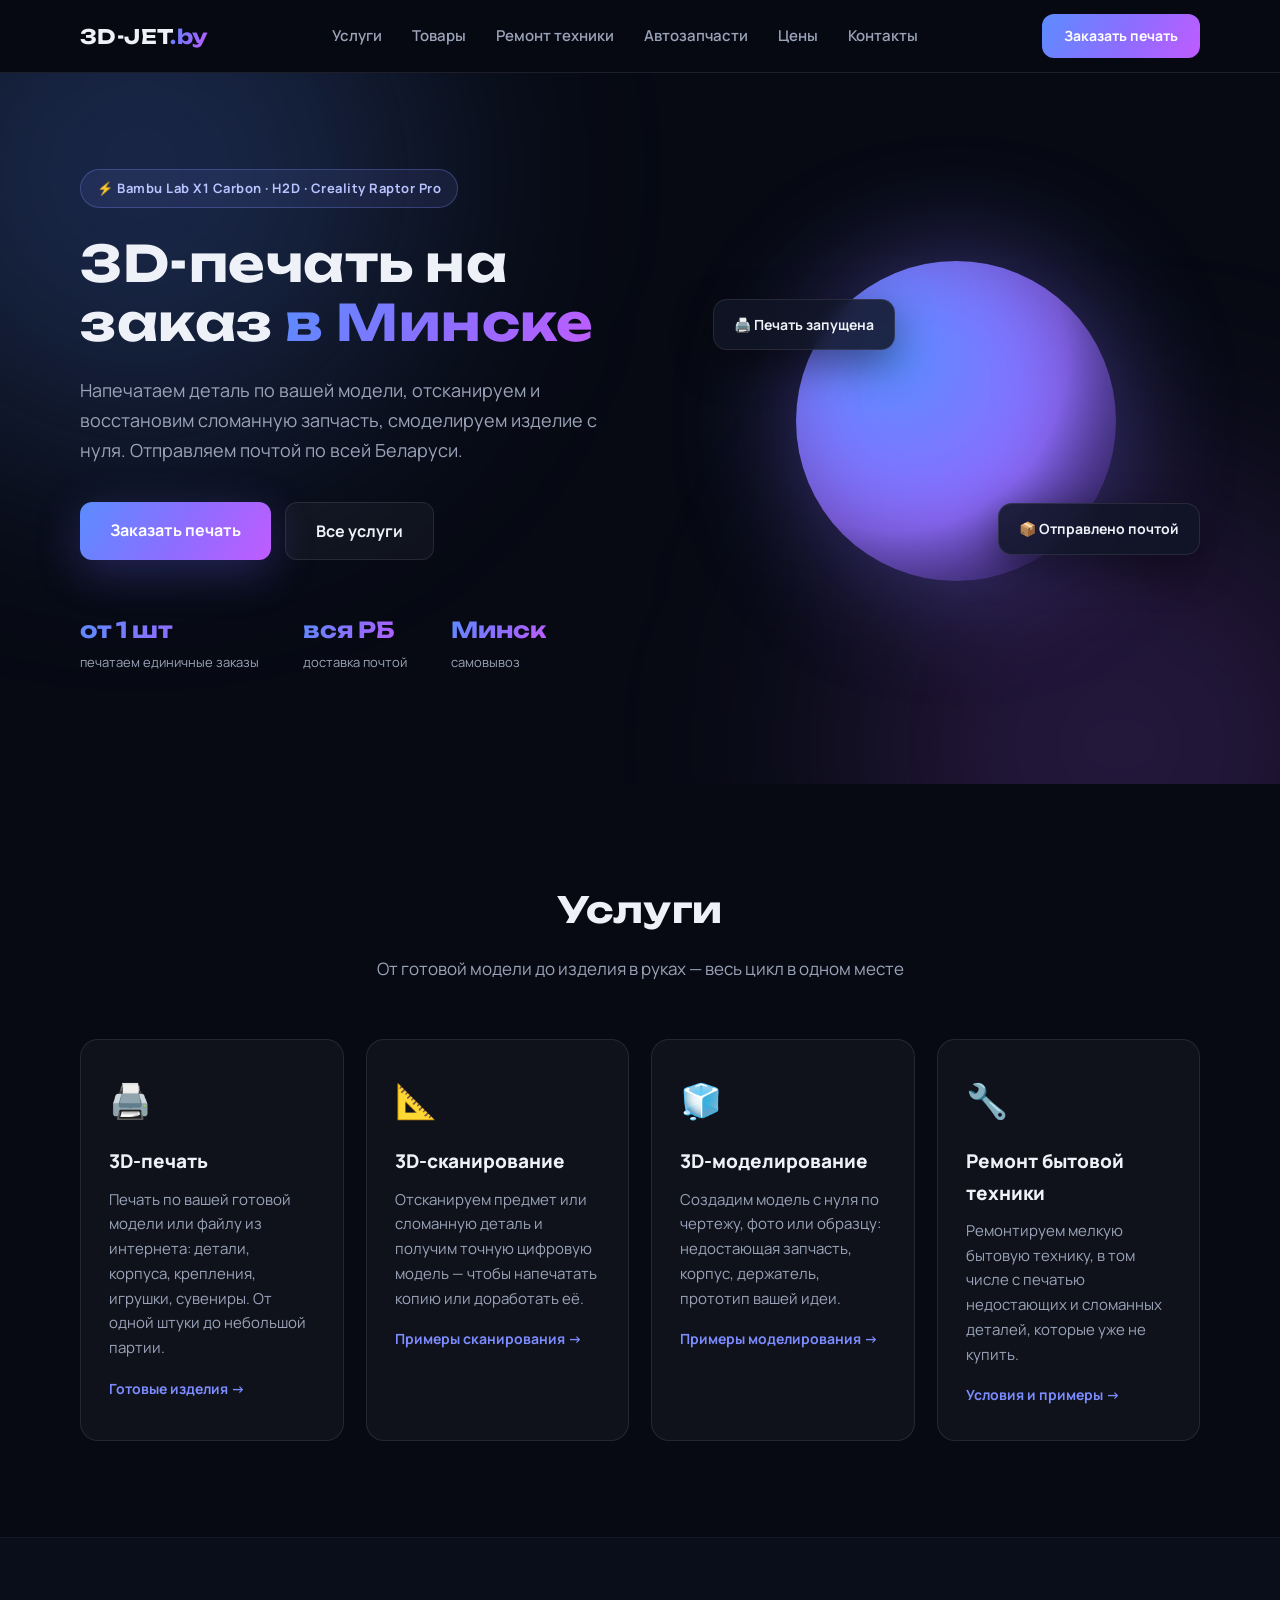
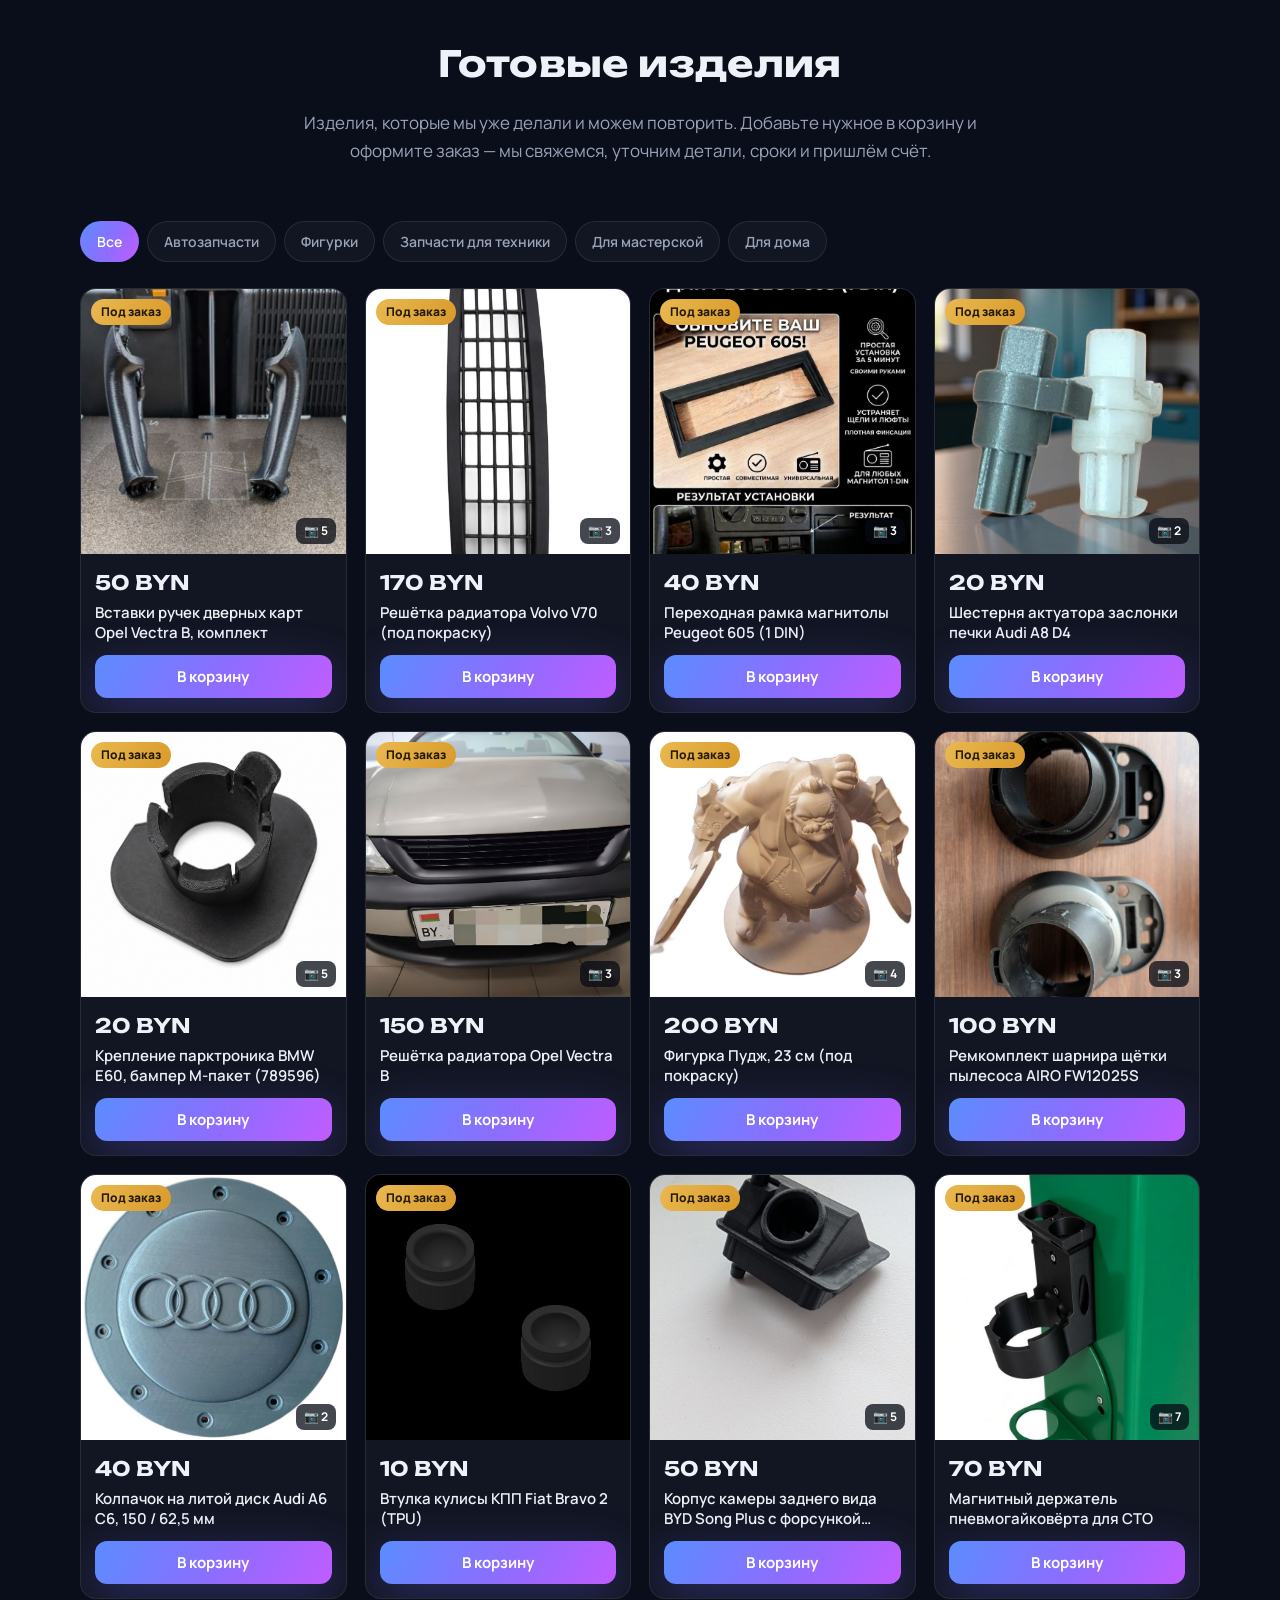
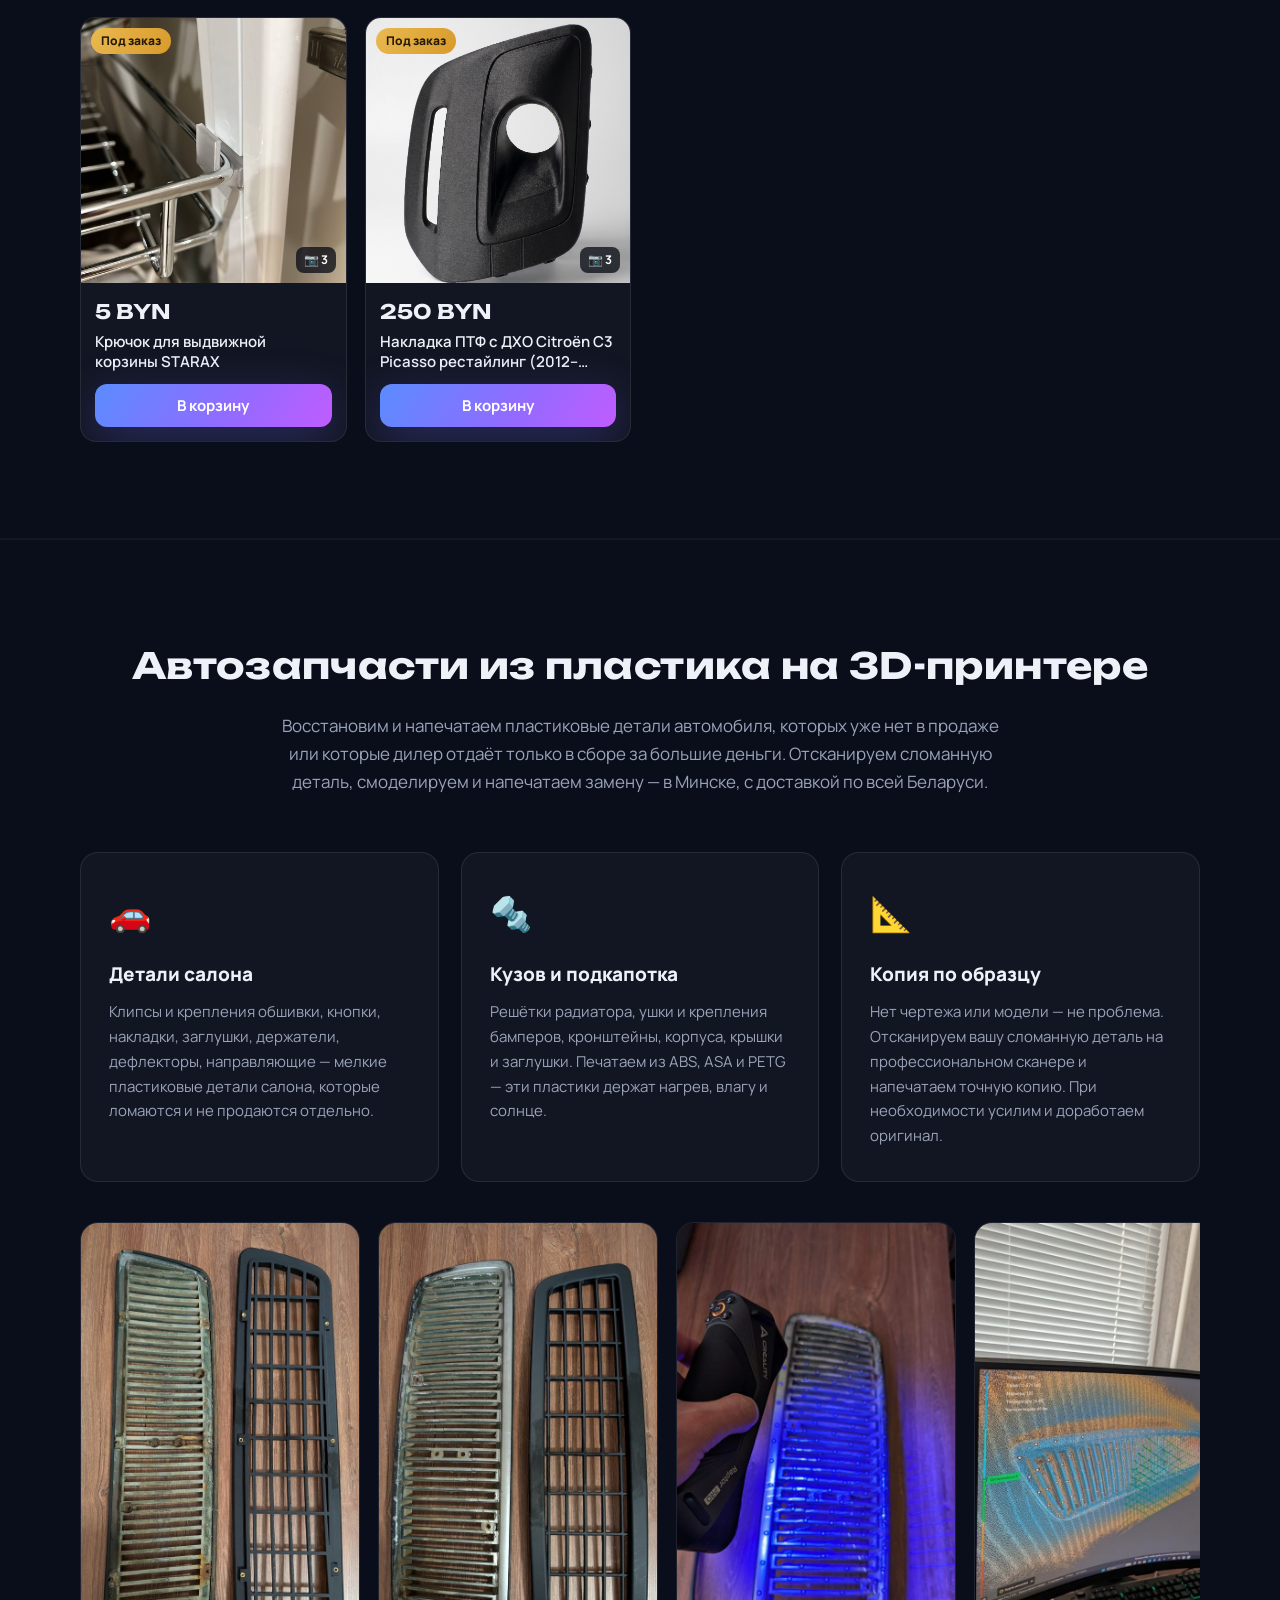
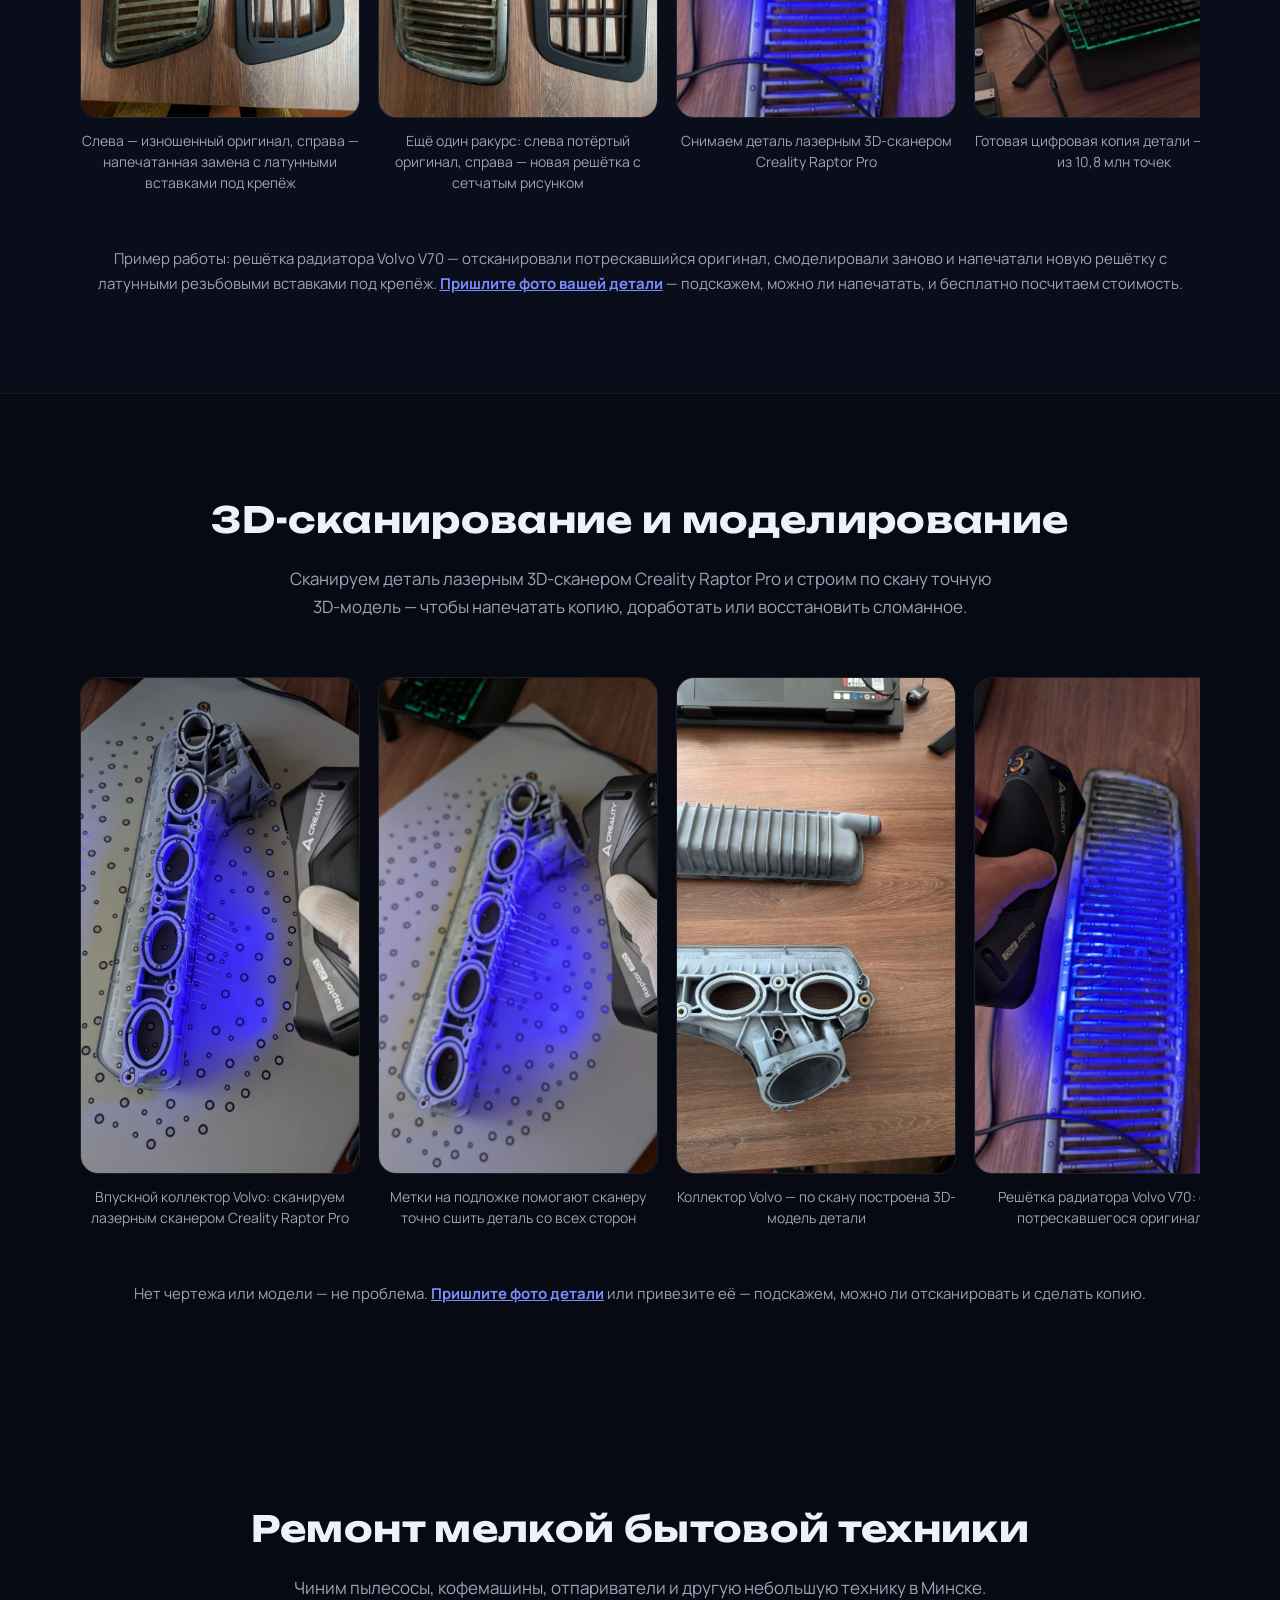
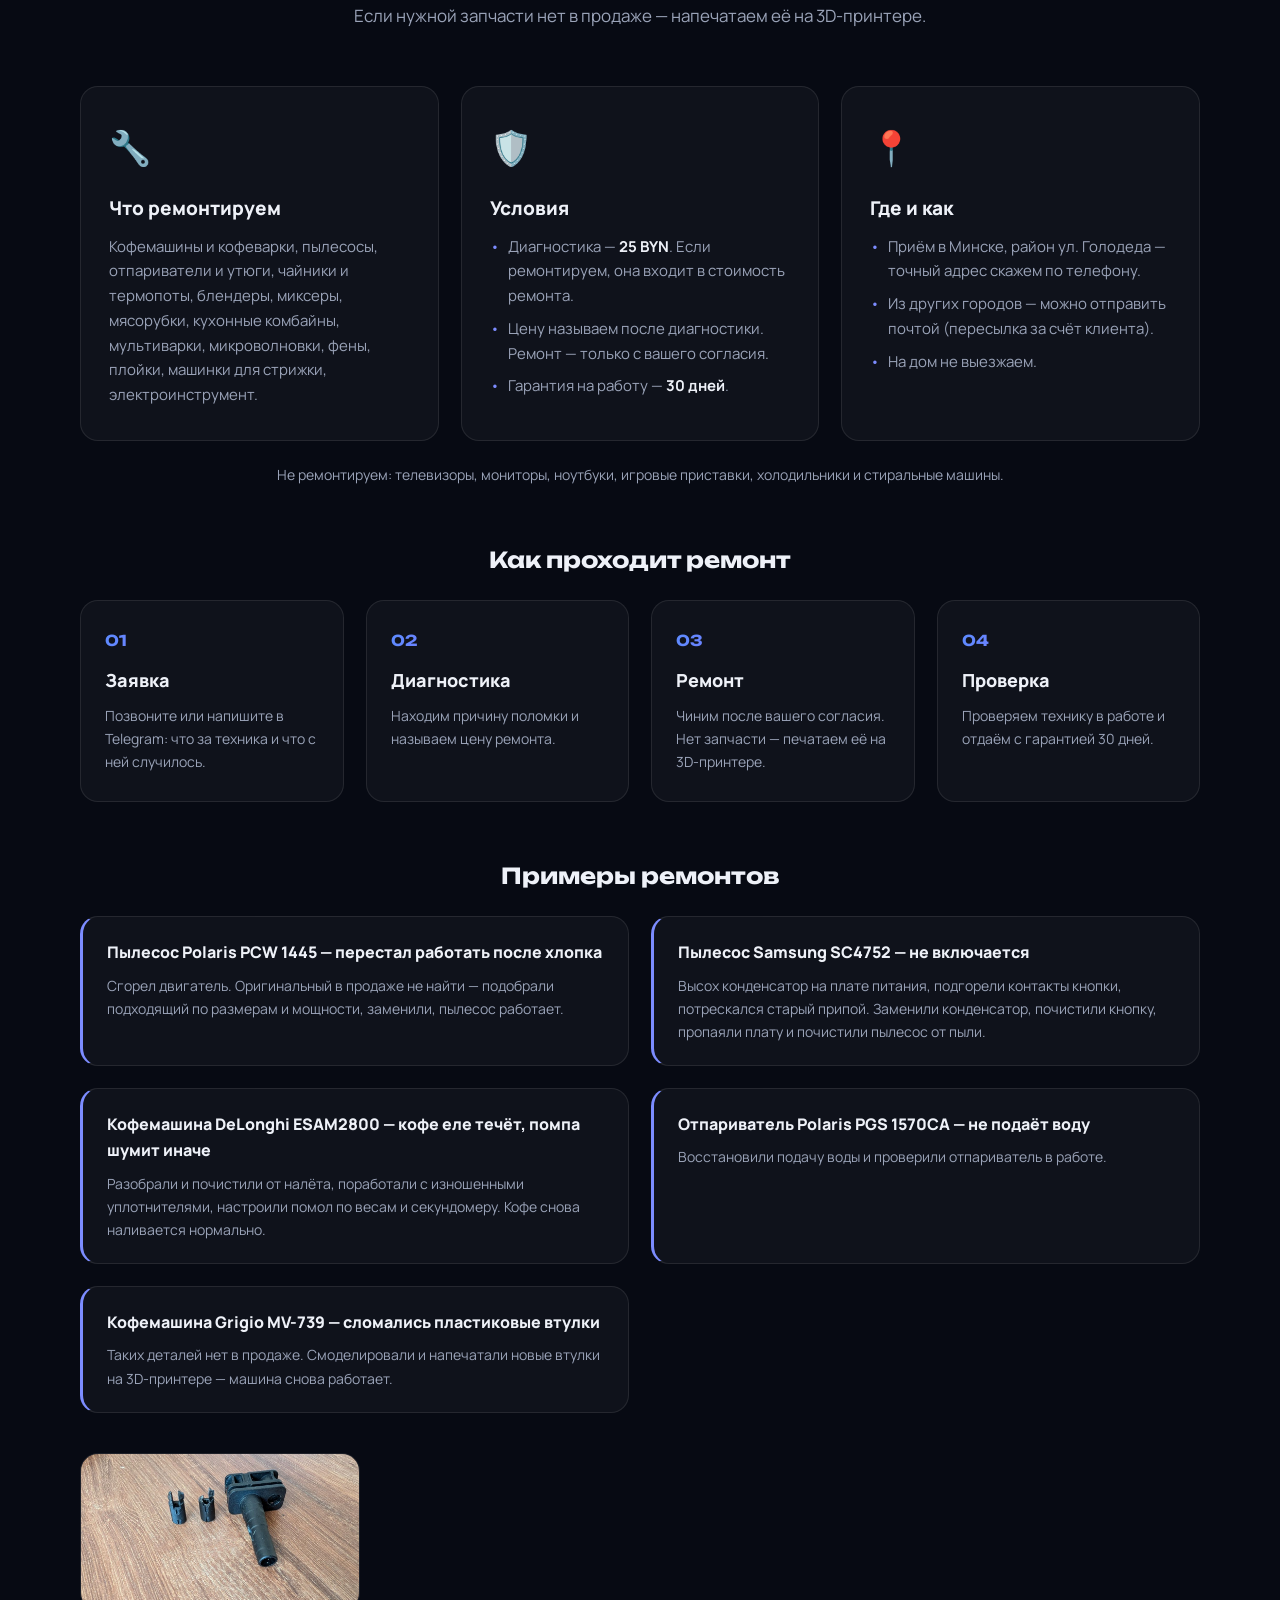
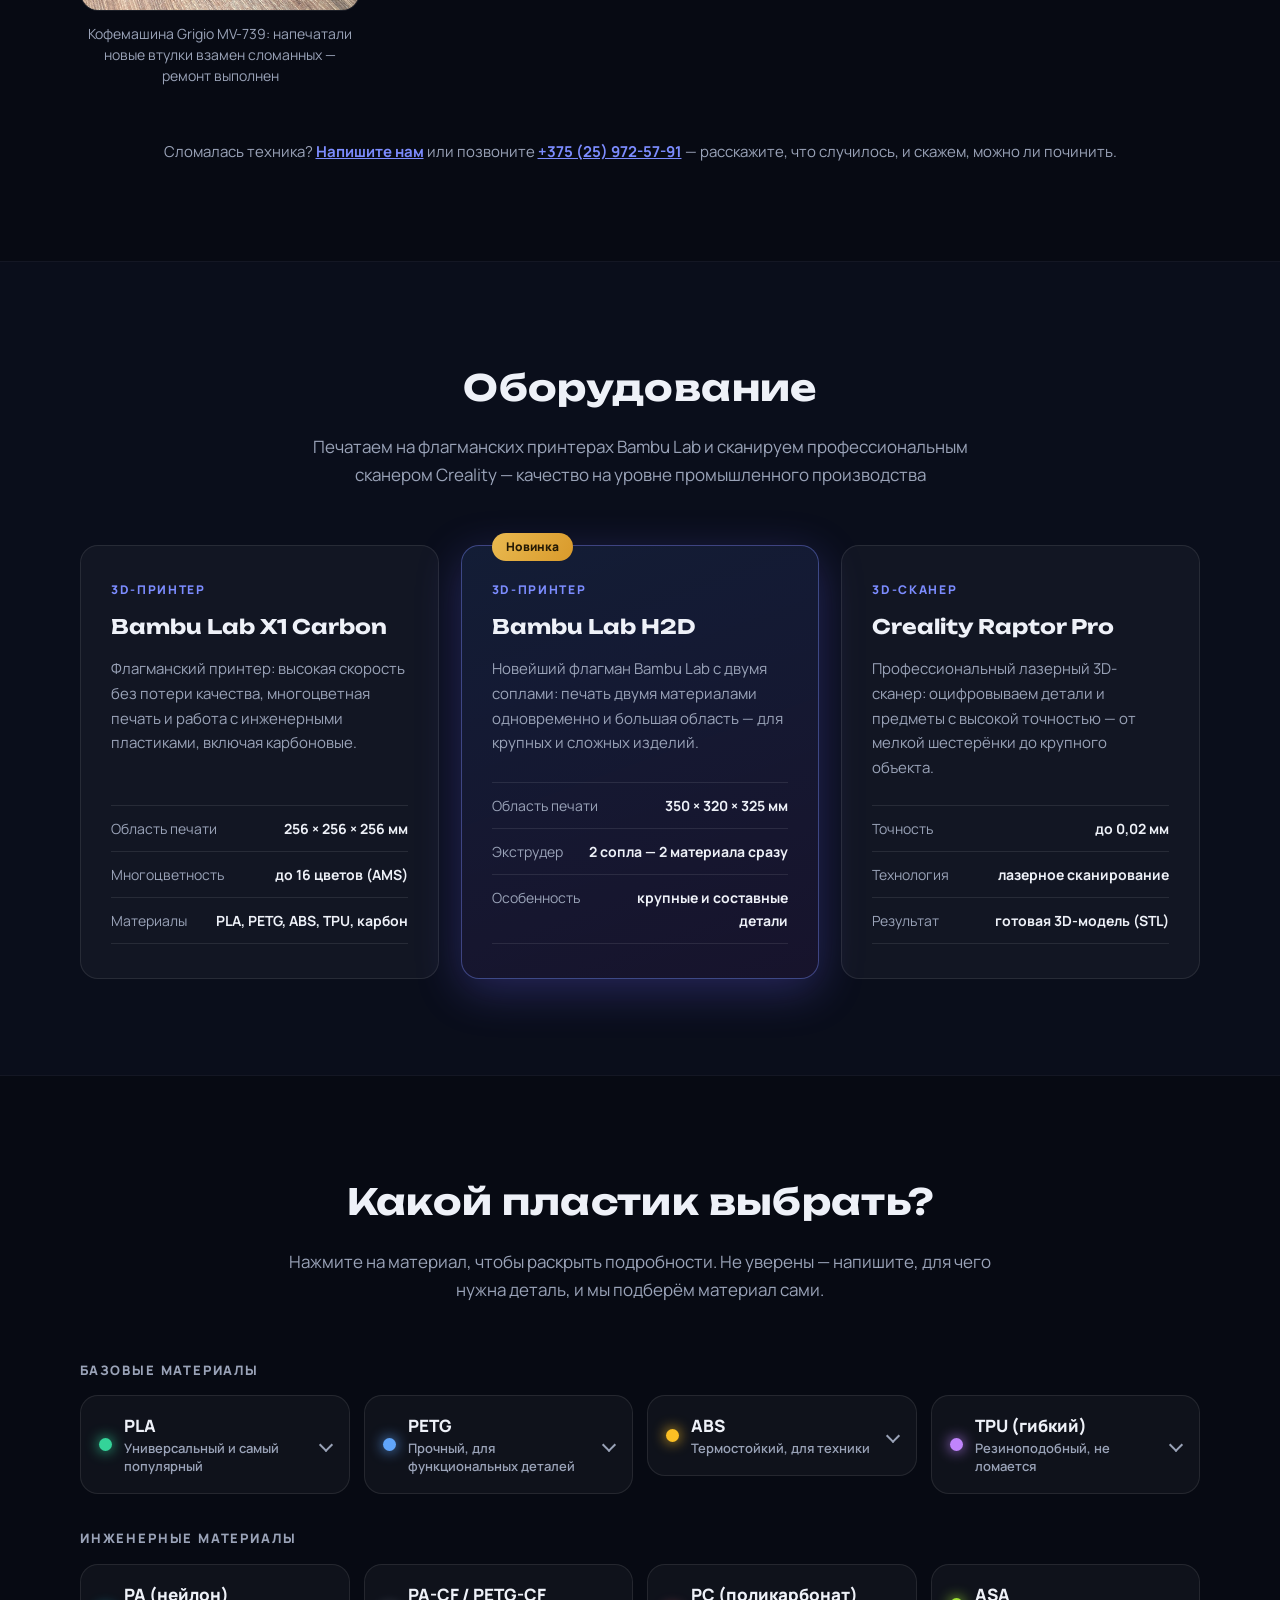
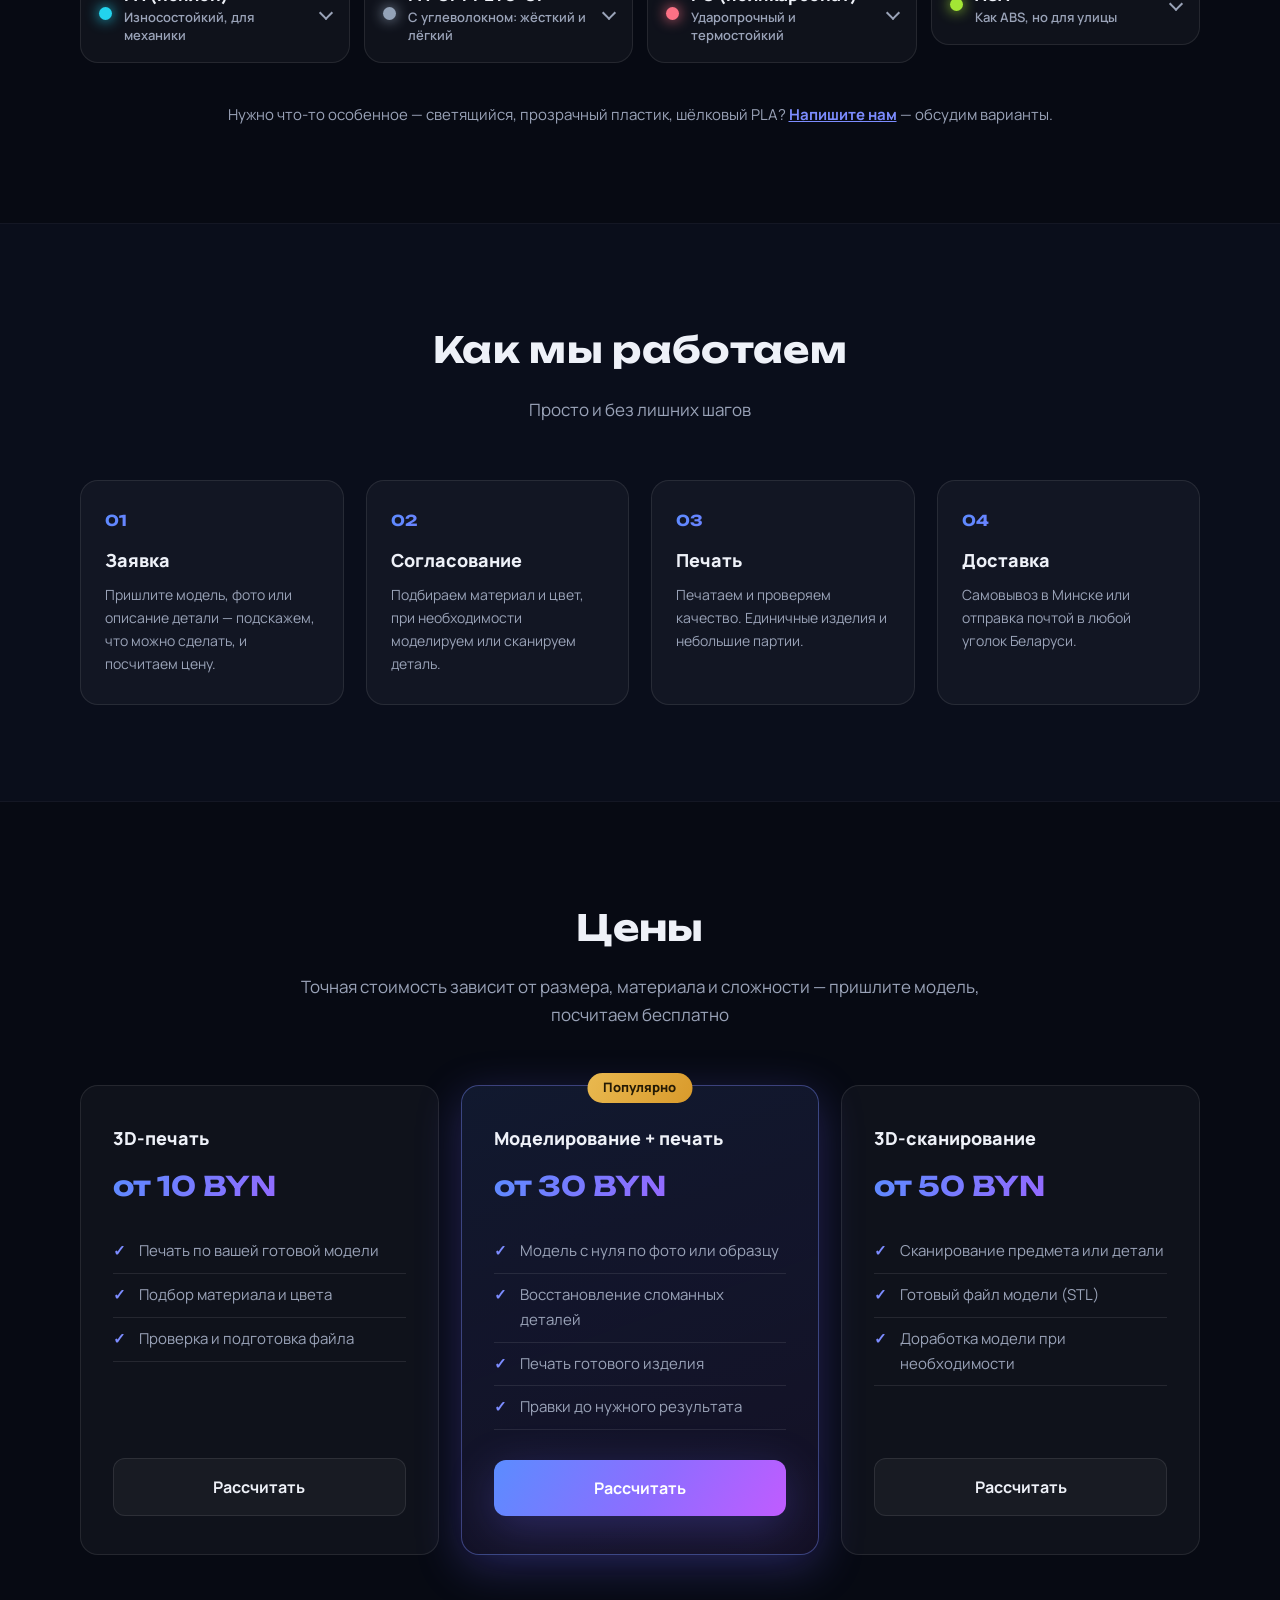
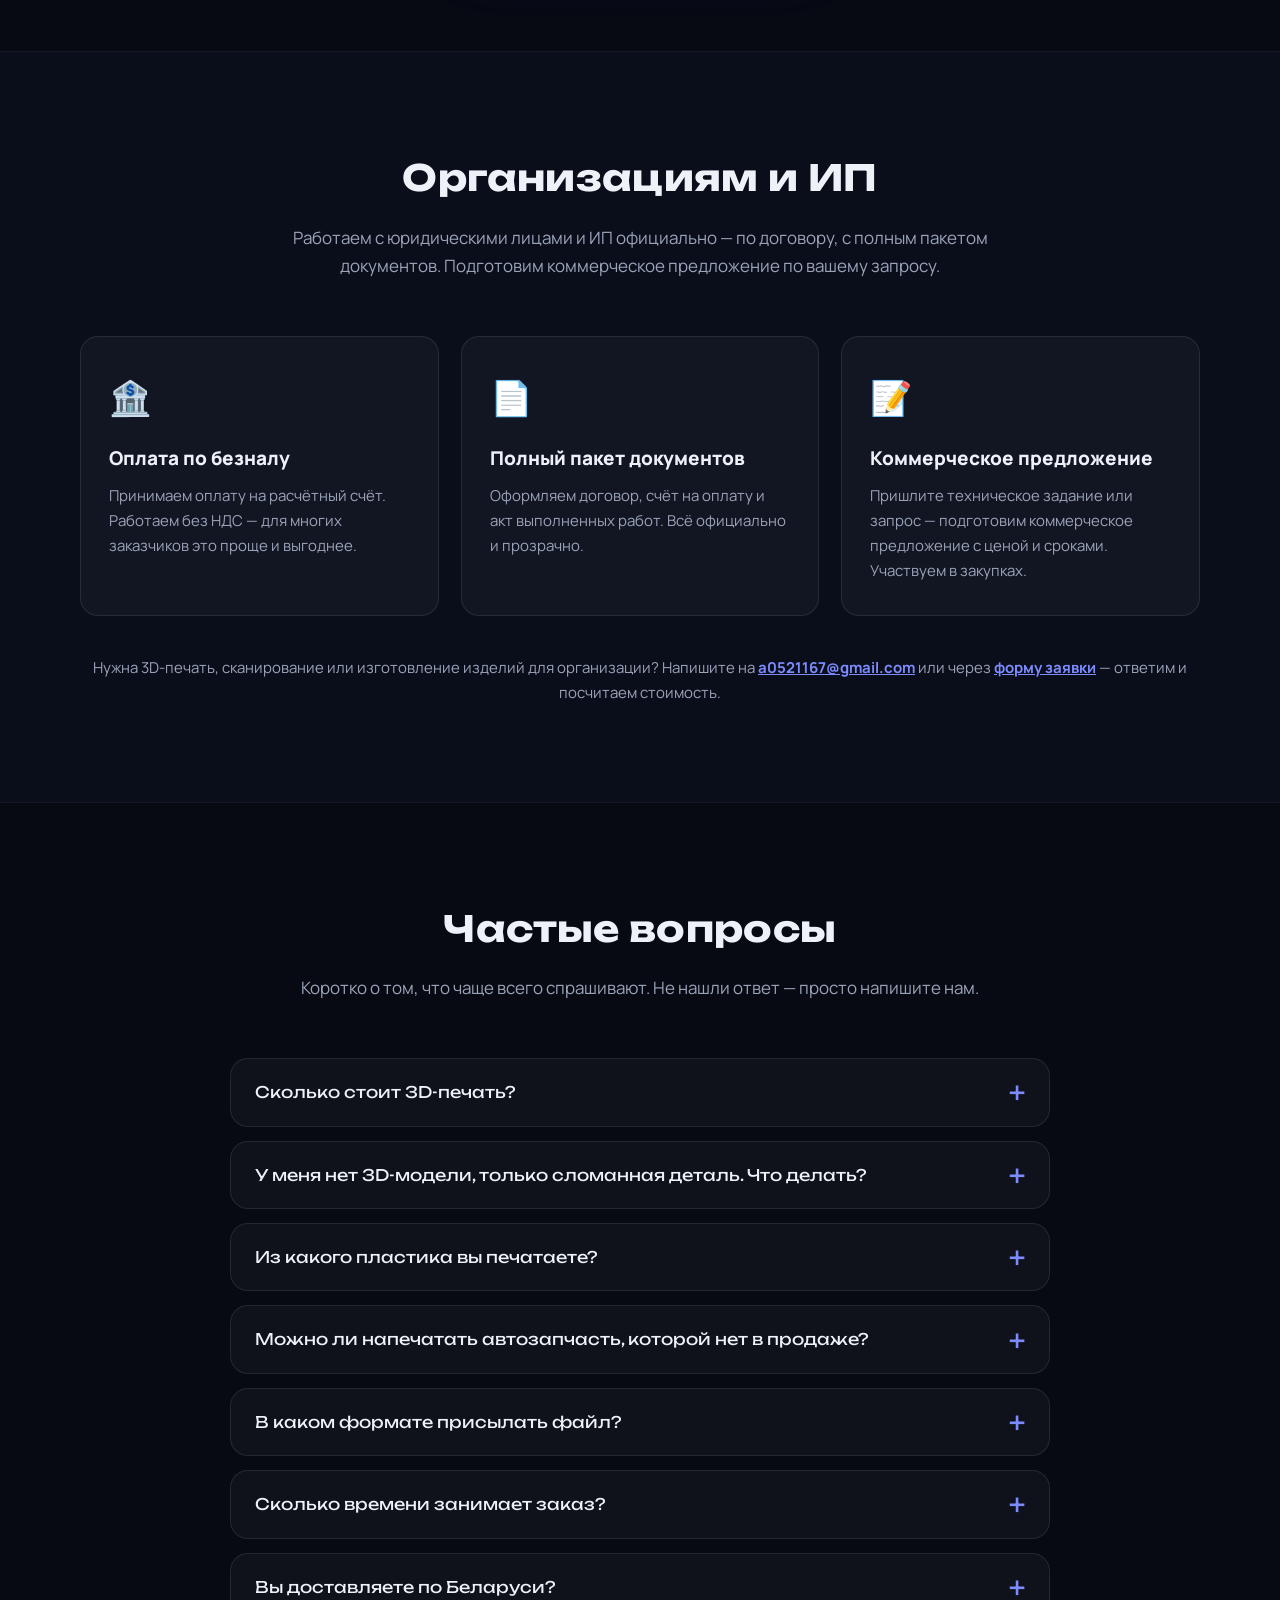
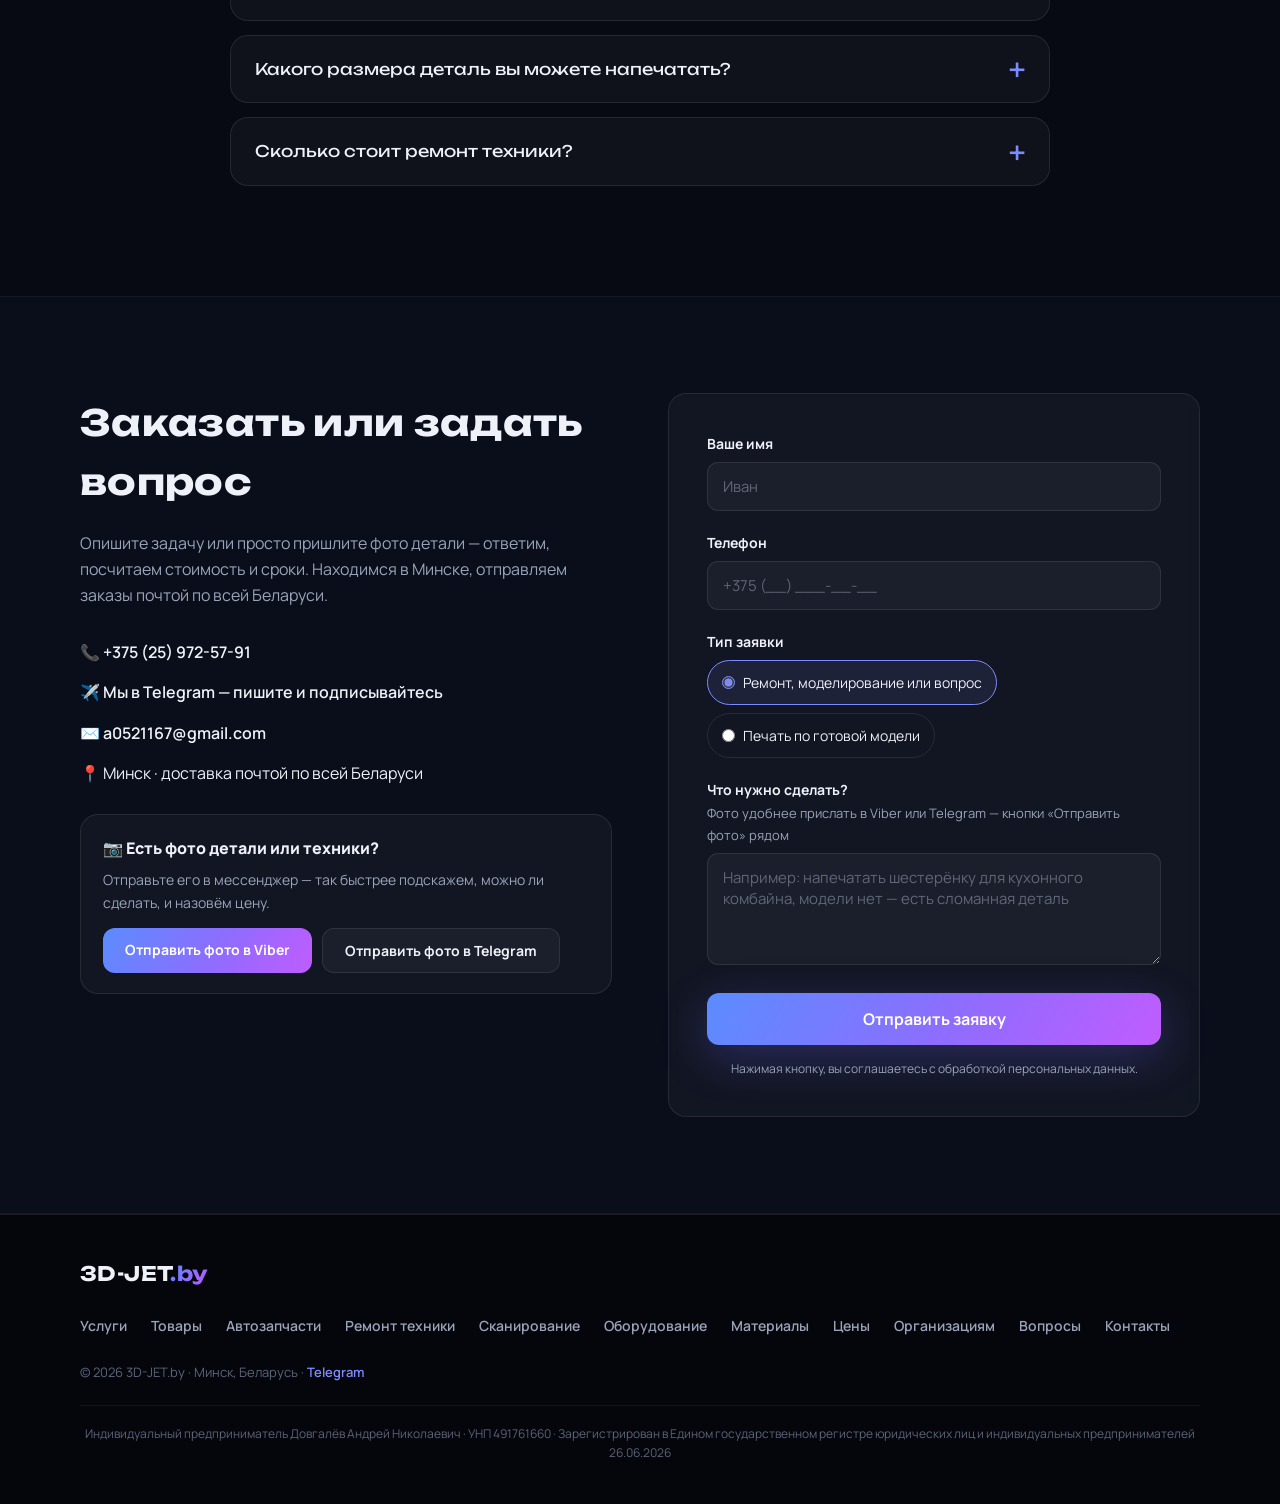
<file: index.html>
<!DOCTYPE html>
<html lang="ru">
<head>
  <meta charset="UTF-8">
  <meta name="viewport" content="width=device-width, initial-scale=1.0">
  <title>3D-печать на заказ и ремонт техники в Минске | 3D-JET.by</title>
  <meta name="description" content="3D-печать на заказ в Минске от 10 BYN: печать деталей и автозапчастей, 3D-сканирование и моделирование. Ремонт пылесосов, кофемашин и мелкой бытовой техники — диагностика 25 BYN, гарантия 30 дней. Доставка по Беларуси.">
  <meta name="keywords" content="3D печать Минск, 3D печать на заказ, 3D сканирование Минск, 3D моделирование, печать деталей, напечатать деталь, 3D печать Беларусь, восстановление сломанных деталей, печать запчастей, автозапчасти на 3D-принтере, печать автозапчастей из пластика, детали салона авто, решётка радиатора, восстановление пластика салона, клипсы крепления обшивки, напечатать деталь авто Минск, 3D-печать для организаций, работа с юрлицами, оплата по безналу, коммерческое предложение 3D-печать, 3D-печать по договору, участие в закупках, ремонт мелкой бытовой техники Минск, ремонт пылесоса Минск, ремонт пылесосов Polaris, ремонт пылесоса Samsung, ремонт кофемашины DeLonghi, ремонт отпаривателя, ремонт кофемашины, ремонт кофемашины Grigio, печать деталей для бытовой техники">
  <link rel="canonical" href="https://3d-jet.by/">
  <meta name="robots" content="index, follow">
  <meta name="yandex-verification" content="e38d3d2aae09cd5e" />

  <!-- Open Graph (превью в соцсетях и мессенджерах) -->
  <meta property="og:type" content="website">
  <meta property="og:site_name" content="3D-JET.by">
  <meta property="og:title" content="3D-печать и ремонт техники в Минске — 3D-JET.by">
  <meta property="og:description" content="Печатаем детали и автозапчасти, сканируем и моделируем. Ремонтируем пылесосы, кофемашины и мелкую технику — если запчасти нет в продаже, напечатаем её.">
  <meta property="og:url" content="https://3d-jet.by/">
  <meta property="og:locale" content="ru_RU">
  <meta property="og:image" content="https://3d-jet.by/img/logo-3d-jet.png">

  <!-- Микроразметка для поисковиков -->
  <script type="application/ld+json">
  {
    "@context": "https://schema.org",
    "@type": "LocalBusiness",
    "name": "3D-JET.by",
    "description": "3D-печать на заказ, 3D-сканирование и 3D-моделирование, ремонт мелкой бытовой техники в Минске. Доставка почтой по всей Беларуси.",
    "url": "https://3d-jet.by/",
    "telephone": "+375259725791",
    "email": "a0521167@gmail.com",
    "priceRange": "от 10 BYN",
    "address": {
      "@type": "PostalAddress",
      "addressLocality": "Минск",
      "addressCountry": "BY"
    },
    "areaServed": "Беларусь",
    "sameAs": ["https://t.me/djetby"]
  }
  </script>

  <!-- Микроразметка вопросов и ответов -->
  <script type="application/ld+json">
  {
    "@context": "https://schema.org",
    "@type": "FAQPage",
    "mainEntity": [
      {
        "@type": "Question",
        "name": "Сколько стоит 3D-печать?",
        "acceptedAnswer": {
          "@type": "Answer",
          "text": "Цена зависит от размера детали, материала и сложности. Ориентиры: печать по вашей модели — от 10 BYN, моделирование с печатью — от 30 BYN, 3D-сканирование — от 50 BYN. Точную стоимость считаем бесплатно — пришлите модель или фото детали."
        }
      },
      {
        "@type": "Question",
        "name": "У меня нет 3D-модели, только сломанная деталь. Что делать?",
        "acceptedAnswer": {
          "@type": "Answer",
          "text": "Мы отсканируем деталь или смоделируем её заново по образцу, фото или чертежу, а затем напечатаем. Готовая модель для заказа не обязательна."
        }
      },
      {
        "@type": "Question",
        "name": "Из какого пластика вы печатаете?",
        "acceptedAnswer": {
          "@type": "Answer",
          "text": "PLA, PETG, ABS, ASA, гибкий TPU, нейлон и пластики с углеволокном. Для деталей авто и улицы используем ABS, ASA и PETG — они держат нагрев, влагу и солнце. Не знаете, что выбрать — подберём материал под вашу задачу."
        }
      },
      {
        "@type": "Question",
        "name": "Можно ли напечатать автозапчасть, которой нет в продаже?",
        "acceptedAnswer": {
          "@type": "Answer",
          "text": "Да. Печатаем и восстанавливаем пластиковые детали салона и кузова: клипсы, крепления, накладки, решётки радиатора, кнопки, корпуса. Если деталь сломана — отсканируем и повторим, при необходимости усилим."
        }
      },
      {
        "@type": "Question",
        "name": "В каком формате присылать файл?",
        "acceptedAnswer": {
          "@type": "Answer",
          "text": "Подойдут STL, 3MF или STEP. Если файла нет — пришлите фото детали с линейкой или размерами, мы поможем подготовить модель."
        }
      },
      {
        "@type": "Question",
        "name": "Сколько времени занимает заказ?",
        "acceptedAnswer": {
          "@type": "Answer",
          "text": "Зависит от сложности и загрузки. Небольшие детали обычно готовим быстро, объёмные или требующие моделирования — дольше. Точный срок всегда называем при расчёте, до начала работы."
        }
      },
      {
        "@type": "Question",
        "name": "Вы доставляете по Беларуси?",
        "acceptedAnswer": {
          "@type": "Answer",
          "text": "Да, отправляем заказы почтой по всей Беларуси. В Минске возможен самовывоз."
        }
      },
      {
        "@type": "Question",
        "name": "Какого размера деталь вы можете напечатать?",
        "acceptedAnswer": {
          "@type": "Answer",
          "text": "За один раз — примерно до 350×320×325 мм на принтере Bambu Lab H2D. Более крупные изделия печатаем составными частями и соединяем."
        }
      },
      {
        "@type": "Question",
        "name": "Сколько стоит ремонт техники?",
        "acceptedAnswer": {
          "@type": "Answer",
          "text": "Диагностика — 25 BYN, и если ремонтируем, она входит в стоимость ремонта. Цену ремонта называем после диагностики и чиним только с вашего согласия. Гарантия на работу 30 дней."
        }
      }
    ]
  }
  </script>

  <!-- Значок сайта (favicon) -->
  <link rel="icon" href="/favicon.ico" sizes="any">
  <link rel="icon" href="/favicon-120.png" type="image/png" sizes="120x120">
  <link rel="apple-touch-icon" href="/apple-touch-icon.png">

  <link rel="stylesheet" href="css/style.css">
</head>
<body>

  <!-- Шапка -->
  <header class="header" id="header">
    <div class="container header__inner">
      <a href="#" class="logo">3D-JET<span>.by</span></a>
      <nav class="nav" id="nav">
        <a href="#services" class="nav__link">Услуги</a>
        <a href="#shop" class="nav__link">Товары</a>
        <a href="#repair" class="nav__link">Ремонт техники</a>
        <a href="#auto" class="nav__link">Автозапчасти</a>
        <a href="#pricing" class="nav__link">Цены</a>
        <a href="#contact" class="nav__link">Контакты</a>
      </nav>
      <a href="#contact" class="btn btn--small header__cta">Заказать печать</a>
      <button class="burger" id="burger" aria-label="Открыть меню">
        <span></span><span></span><span></span>
      </button>
    </div>
  </header>

  <!-- Главный экран -->
  <section class="hero">
    <div class="container hero__inner">
      <div class="hero__content">
        <div class="hero__badge">⚡ Bambu Lab X1 Carbon · H2D · Creality Raptor Pro</div>
        <h1 class="hero__title">3D-печать на заказ <span class="grad">в&nbsp;Минске</span></h1>
        <p class="hero__subtitle">
          Напечатаем деталь по вашей модели, отсканируем и восстановим сломанную
          запчасть, смоделируем изделие с нуля. Отправляем почтой
          по всей Беларуси.
        </p>
        <div class="hero__actions">
          <a href="#contact" class="btn">Заказать печать</a>
          <a href="#services" class="btn btn--outline">Все услуги</a>
        </div>
        <ul class="hero__stats">
          <li><strong>от 1 шт</strong><span>печатаем единичные заказы</span></li>
          <li><strong>вся РБ</strong><span>доставка почтой</span></li>
          <li><strong>Минск</strong><span>самовывоз</span></li>
        </ul>
      </div>
      <div class="hero__art" aria-hidden="true">
        <div class="hero__circle"></div>
        <div class="hero__card hero__card--1">🖨️ Печать запущена</div>
        <div class="hero__card hero__card--2">📦 Отправлено почтой</div>
      </div>
    </div>
  </section>

  <!-- Услуги -->
  <section class="section" id="services">
    <div class="container">
      <h2 class="section__title">Услуги</h2>
      <p class="section__subtitle">От готовой модели до изделия в руках — весь цикл в одном месте</p>
      <div class="grid grid--4">
        <a class="card card--link" href="#shop">
          <div class="card__icon">🖨️</div>
          <h3 class="card__title">3D-печать</h3>
          <p class="card__text">
            Печать по вашей готовой модели или файлу из интернета: детали,
            корпуса, крепления, игрушки, сувениры. От одной штуки до небольшой
            партии.
          </p>
          <span class="card__more">Готовые изделия →</span>
        </a>
        <a class="card card--link" href="#scan">
          <div class="card__icon">📐</div>
          <h3 class="card__title">3D-сканирование</h3>
          <p class="card__text">
            Отсканируем предмет или сломанную деталь и получим точную цифровую
            модель — чтобы напечатать копию или доработать её.
          </p>
          <span class="card__more">Примеры сканирования →</span>
        </a>
        <a class="card card--link" href="#scan">
          <div class="card__icon">🧊</div>
          <h3 class="card__title">3D-моделирование</h3>
          <p class="card__text">
            Создадим модель с нуля по чертежу, фото или образцу: недостающая
            запчасть, корпус, держатель, прототип вашей идеи.
          </p>
          <span class="card__more">Примеры моделирования →</span>
        </a>
        <a class="card card--link" href="#repair">
          <div class="card__icon">🔧</div>
          <h3 class="card__title">Ремонт бытовой техники</h3>
          <p class="card__text">
            Ремонтируем мелкую бытовую технику, в том числе с печатью
            недостающих и сломанных деталей, которые уже не купить.
          </p>
          <span class="card__more">Условия и примеры →</span>
        </a>
      </div>
    </div>
  </section>

  <!-- Товары: каталог из js/products.js, логика — js/shop.js -->
  <section class="section section--alt" id="shop">
    <div class="container">
      <h2 class="section__title">Готовые изделия</h2>
      <p class="section__subtitle">
        Изделия, которые мы уже делали и можем повторить. Добавьте нужное в корзину
        и оформите заказ — мы свяжемся, уточним детали, сроки и пришлём счёт.
      </p>
      <div class="products" id="productsGrid">
        <noscript><p class="products__empty">Для просмотра каталога включите JavaScript или <a href="#contact">напишите нам</a>.</p></noscript>
      </div>
    </div>
  </section>

  <!-- Автозапчасти -->
  <section class="section section--alt" id="auto">
    <div class="container">
      <h2 class="section__title">Автозапчасти из пластика на 3D-принтере</h2>
      <p class="section__subtitle">
        Восстановим и напечатаем пластиковые детали автомобиля, которых уже нет
        в продаже или которые дилер отдаёт только в сборе за большие деньги.
        Отсканируем сломанную деталь, смоделируем и напечатаем замену —
        в Минске, с доставкой по всей Беларуси.
      </p>
      <div class="grid grid--3">
        <article class="card">
          <div class="card__icon">🚗</div>
          <h3 class="card__title">Детали салона</h3>
          <p class="card__text">
            Клипсы и крепления обшивки, кнопки, накладки, заглушки, держатели,
            дефлекторы, направляющие — мелкие пластиковые детали салона,
            которые ломаются и не продаются отдельно.
          </p>
        </article>
        <article class="card">
          <div class="card__icon">🔩</div>
          <h3 class="card__title">Кузов и подкапотка</h3>
          <p class="card__text">
            Решётки радиатора, ушки и крепления бамперов, кронштейны, корпуса,
            крышки и заглушки. Печатаем из ABS, ASA и PETG — эти пластики
            держат нагрев, влагу и солнце.
          </p>
        </article>
        <article class="card">
          <div class="card__icon">📐</div>
          <h3 class="card__title">Копия по образцу</h3>
          <p class="card__text">
            Нет чертежа или модели — не проблема. Отсканируем вашу сломанную
            деталь на профессиональном сканере и напечатаем точную копию.
            При необходимости усилим и доработаем оригинал.
          </p>
        </article>
      </div>
      <div class="auto-gallery">
        <figure class="auto-photo">
          <img src="img/volvo-v70-reshetka-do-posle.jpg"
               alt="Решётка радиатора Volvo V70: слева потрескавшийся оригинал, справа новая деталь, напечатанная на 3D-принтере"
               loading="lazy" width="607" height="1080">
          <figcaption>Слева — изношенный оригинал, справа — напечатанная замена с латунными вставками под крепёж</figcaption>
        </figure>
        <figure class="auto-photo">
          <img src="img/volvo-v70-reshetka-do-posle-2.jpg"
               alt="Решётка радиатора Volvo V70: старый оригинал и новая напечатанная решётка — другой ракурс"
               loading="lazy" width="607" height="1080">
          <figcaption>Ещё один ракурс: слева потёртый оригинал, справа — новая решётка с сетчатым рисунком</figcaption>
        </figure>
        <figure class="auto-photo">
          <img src="img/volvo-v70-skanirovanie.jpg"
               alt="Процесс 3D-сканирования решётки радиатора Volvo V70 лазерным сканером Creality Raptor Pro"
               loading="lazy" width="607" height="1080">
          <figcaption>Снимаем деталь лазерным 3D-сканером Creality Raptor Pro</figcaption>
        </figure>
        <figure class="auto-photo">
          <img src="img/volvo-v70-reshetka-skan.jpg"
               alt="3D-сканирование решётки радиатора Volvo V70 на сканере Creality Raptor Pro"
               loading="lazy" width="608" height="1080">
          <figcaption>Готовая цифровая копия детали — облако из 10,8 млн точек</figcaption>
        </figure>
      </div>
      <p class="materials__note">
        Пример работы: решётка радиатора Volvo V70 — отсканировали потрескавшийся
        оригинал, смоделировали заново и напечатали новую решётку с латунными
        резьбовыми вставками под крепёж.
        <a href="#contact">Пришлите фото вашей детали</a> — подскажем, можно ли
        напечатать, и бесплатно посчитаем стоимость.
      </p>
    </div>
  </section>

  <!-- Сканирование и моделирование: примеры -->
  <section class="section" id="scan">
    <div class="container">
      <h2 class="section__title">3D-сканирование и моделирование</h2>
      <p class="section__subtitle">
        Сканируем деталь лазерным 3D-сканером Creality Raptor Pro и строим по скану
        точную 3D-модель — чтобы напечатать копию, доработать или восстановить
        сломанное.
      </p>
      <div class="auto-gallery">
        <figure class="auto-photo">
          <img src="img/scan/volvo-kollektor-skan-1.webp"
               alt="3D-сканирование впускного коллектора Volvo лазерным сканером Creality Raptor Pro"
               loading="lazy" width="720" height="1280">
          <figcaption>Впускной коллектор Volvo: сканируем лазерным сканером Creality Raptor Pro</figcaption>
        </figure>
        <figure class="auto-photo">
          <img src="img/scan/volvo-kollektor-skan-2.webp"
               alt="Сканирование коллектора Volvo: метки на подложке и лазерные линии сканера"
               loading="lazy" width="720" height="1280">
          <figcaption>Метки на подложке помогают сканеру точно сшить деталь со всех сторон</figcaption>
        </figure>
        <figure class="auto-photo">
          <img src="img/scan/volvo-kollektor.webp"
               alt="Впускной коллектор Volvo — деталь, по которой построена 3D-модель"
               loading="lazy" width="720" height="1280">
          <figcaption>Коллектор Volvo — по скану построена 3D-модель детали</figcaption>
        </figure>
        <figure class="auto-photo">
          <img src="img/volvo-v70-skanirovanie.jpg"
               alt="3D-сканирование решётки радиатора Volvo V70 лазерным сканером Creality Raptor Pro"
               loading="lazy" width="607" height="1080">
          <figcaption>Решётка радиатора Volvo V70: скан потрескавшегося оригинала</figcaption>
        </figure>
        <figure class="auto-photo">
          <img src="img/volvo-v70-reshetka-skan.jpg"
               alt="Цифровая копия решётки радиатора Volvo V70 после 3D-сканирования"
               loading="lazy" width="608" height="1080">
          <figcaption>Готовая цифровая копия — облако из 10,8 млн точек</figcaption>
        </figure>
        <figure class="auto-photo">
          <img src="img/volvo-v70-reshetka-do-posle.jpg"
               alt="Решётка радиатора Volvo V70: старый оригинал и новая деталь, смоделированная по скану и напечатанная"
               loading="lazy" width="607" height="1080">
          <figcaption>Итог: по скану смоделировали и напечатали новую решётку</figcaption>
        </figure>
      </div>
      <p class="materials__note">
        Нет чертежа или модели — не проблема. <a href="#contact">Пришлите фото детали</a>
        или привезите её — подскажем, можно ли отсканировать и сделать копию.
      </p>
    </div>
  </section>

  <!-- Ремонт бытовой техники -->
  <section class="section" id="repair">
    <div class="container">
      <h2 class="section__title">Ремонт мелкой бытовой техники</h2>
      <p class="section__subtitle">
        Чиним пылесосы, кофемашины, отпариватели и другую небольшую технику в Минске.
        Если нужной запчасти нет в продаже — напечатаем её на 3D-принтере.
      </p>

      <div class="grid grid--3">
        <article class="card">
          <div class="card__icon">🔧</div>
          <h3 class="card__title">Что ремонтируем</h3>
          <p class="card__text">
            Кофемашины и кофеварки, пылесосы, отпариватели и утюги, чайники и термопоты,
            блендеры, миксеры, мясорубки, кухонные комбайны, мультиварки, микроволновки,
            фены, плойки, машинки для стрижки, электроинструмент.
          </p>
        </article>
        <article class="card">
          <div class="card__icon">🛡️</div>
          <h3 class="card__title">Условия</h3>
          <ul class="repair-list">
            <li>Диагностика — <b>25 BYN</b>. Если ремонтируем, она входит в стоимость ремонта.</li>
            <li>Цену называем после диагностики. Ремонт — только с вашего согласия.</li>
            <li>Гарантия на работу — <b>30 дней</b>.</li>
          </ul>
        </article>
        <article class="card">
          <div class="card__icon">📍</div>
          <h3 class="card__title">Где и как</h3>
          <ul class="repair-list">
            <li>Приём в Минске, район ул. Голодеда — точный адрес скажем по телефону.</li>
            <li>Из других городов — можно отправить почтой (пересылка за счёт клиента).</li>
            <li>На дом не выезжаем.</li>
          </ul>
        </article>
      </div>

      <p class="repair-not">
        Не ремонтируем: телевизоры, мониторы, ноутбуки, игровые приставки,
        холодильники и стиральные машины.
      </p>

      <h3 class="repair-subtitle">Как проходит ремонт</h3>
      <div class="grid grid--4">
        <div class="benefit">
          <div class="benefit__num">01</div>
          <h3>Заявка</h3>
          <p>Позвоните или напишите в Telegram: что за техника и что с ней случилось.</p>
        </div>
        <div class="benefit">
          <div class="benefit__num">02</div>
          <h3>Диагностика</h3>
          <p>Находим причину поломки и называем цену ремонта.</p>
        </div>
        <div class="benefit">
          <div class="benefit__num">03</div>
          <h3>Ремонт</h3>
          <p>Чиним после вашего согласия. Нет запчасти — печатаем её на 3D-принтере.</p>
        </div>
        <div class="benefit">
          <div class="benefit__num">04</div>
          <h3>Проверка</h3>
          <p>Проверяем технику в работе и отдаём с гарантией 30 дней.</p>
        </div>
      </div>

      <h3 class="repair-subtitle">Примеры ремонтов</h3>
      <div class="grid grid--2 repair-cases">
        <article class="repair-case">
          <h4>Пылесос Polaris PCW 1445 — перестал работать после хлопка</h4>
          <p>Сгорел двигатель. Оригинальный в продаже не найти — подобрали подходящий
            по размерам и мощности, заменили, пылесос работает.</p>
        </article>
        <article class="repair-case">
          <h4>Пылесос Samsung SC4752 — не включается</h4>
          <p>Высох конденсатор на плате питания, подгорели контакты кнопки,
            потрескался старый припой. Заменили конденсатор, почистили кнопку,
            пропаяли плату и почистили пылесос от пыли.</p>
        </article>
        <article class="repair-case">
          <h4>Кофемашина DeLonghi ESAM2800 — кофе еле течёт, помпа шумит иначе</h4>
          <p>Разобрали и почистили от налёта, поработали с изношенными уплотнителями,
            настроили помол по весам и секундомеру. Кофе снова наливается нормально.</p>
        </article>
        <article class="repair-case">
          <h4>Отпариватель Polaris PGS 1570CA — не подаёт воду</h4>
          <p>Восстановили подачу воды и проверили отпариватель в работе.</p>
        </article>
        <article class="repair-case">
          <h4>Кофемашина Grigio MV-739 — сломались пластиковые втулки</h4>
          <p>Таких деталей нет в продаже. Смоделировали и напечатали новые втулки
            на 3D-принтере — машина снова работает.</p>
        </article>
      </div>

      <div class="auto-gallery">
        <figure class="auto-photo">
          <img src="img/remont-kofemashiny-grigio-mv739.jpg"
               alt="Ремонт кофемашины Grigio MV-739: детали, напечатанные на 3D-принтере взамен сломанных"
               loading="lazy" width="1080" height="608">
          <figcaption>Кофемашина Grigio MV-739: напечатали новые втулки взамен сломанных — ремонт выполнен</figcaption>
        </figure>
      </div>
      <p class="materials__note">
        Сломалась техника? <a href="#contact">Напишите нам</a> или позвоните
        <a href="tel:+375259725791">+375 (25) 972-57-91</a> — расскажите, что случилось,
        и скажем, можно ли починить.
      </p>
    </div>
  </section>

  <!-- Оборудование -->
  <section class="section section--alt" id="equipment">
    <div class="container">
      <h2 class="section__title">Оборудование</h2>
      <p class="section__subtitle">
        Печатаем на флагманских принтерах Bambu Lab и сканируем
        профессиональным сканером Creality — качество на уровне промышленного производства
      </p>
      <div class="grid grid--3">
        <article class="equip">
          <div class="equip__type">3D-принтер</div>
          <h3 class="equip__name">Bambu Lab X1&nbsp;Carbon</h3>
          <p class="equip__desc">
            Флагманский принтер: высокая скорость без потери качества,
            многоцветная печать и работа с инженерными пластиками,
            включая карбоновые.
          </p>
          <ul class="equip__specs">
            <li><span>Область печати</span><strong>256 × 256 × 256 мм</strong></li>
            <li><span>Многоцветность</span><strong>до 16 цветов (AMS)</strong></li>
            <li><span>Материалы</span><strong>PLA, PETG, ABS, TPU, карбон</strong></li>
          </ul>
        </article>
        <article class="equip equip--featured">
          <div class="equip__badge">Новинка</div>
          <div class="equip__type">3D-принтер</div>
          <h3 class="equip__name">Bambu Lab H2D</h3>
          <p class="equip__desc">
            Новейший флагман Bambu Lab с двумя соплами: печать двумя
            материалами одновременно и большая область — для крупных
            и сложных изделий.
          </p>
          <ul class="equip__specs">
            <li><span>Область печати</span><strong>350 × 320 × 325 мм</strong></li>
            <li><span>Экструдер</span><strong>2 сопла — 2 материала сразу</strong></li>
            <li><span>Особенность</span><strong>крупные и составные детали</strong></li>
          </ul>
        </article>
        <article class="equip">
          <div class="equip__type">3D-сканер</div>
          <h3 class="equip__name">Creality Raptor&nbsp;Pro</h3>
          <p class="equip__desc">
            Профессиональный лазерный 3D-сканер: оцифровываем детали
            и предметы с высокой точностью — от мелкой шестерёнки
            до крупного объекта.
          </p>
          <ul class="equip__specs">
            <li><span>Точность</span><strong>до 0,02 мм</strong></li>
            <li><span>Технология</span><strong>лазерное сканирование</strong></li>
            <li><span>Результат</span><strong>готовая 3D-модель (STL)</strong></li>
          </ul>
        </article>
      </div>
    </div>
  </section>

  <!-- Материалы -->
  <section class="section" id="materials">
    <div class="container">
      <h2 class="section__title">Какой пластик выбрать?</h2>
      <p class="section__subtitle">
        Нажмите на материал, чтобы раскрыть подробности. Не уверены —
        напишите, для чего нужна деталь, и мы подберём материал сами.
      </p>

      <h3 class="materials__group">Базовые материалы</h3>
      <div class="grid grid--4 materials__grid">
        <article class="material">
          <button class="material__head" type="button" aria-expanded="false">
            <span class="material__dot material__dot--pla"></span>
            <span class="material__titles">
              <span class="material__name">PLA</span>
              <span class="material__tagline">Универсальный и самый популярный</span>
            </span>
            <span class="material__chevron" aria-hidden="true"></span>
          </button>
          <div class="material__body">
            <ul class="material__list">
              <li class="is-yes">Декор, сувениры, игрушки, макеты</li>
              <li class="is-yes">Прототипы и модели с мелкими деталями</li>
              <li class="is-yes">Самый большой выбор цветов</li>
              <li class="is-no">Боится жары: деформируется от ~60 °C (авто на солнце, кипяток)</li>
            </ul>
          </div>
        </article>
        <article class="material">
          <button class="material__head" type="button" aria-expanded="false">
            <span class="material__dot material__dot--petg"></span>
            <span class="material__titles">
              <span class="material__name">PETG</span>
              <span class="material__tagline">Прочный, для функциональных деталей</span>
            </span>
            <span class="material__chevron" aria-hidden="true"></span>
          </button>
          <div class="material__body">
            <ul class="material__list">
              <li class="is-yes">Крепления, кронштейны, держатели</li>
              <li class="is-yes">Детали для улицы и влажных мест</li>
              <li class="is-yes">Слегка упругий — не трескается при нагрузке</li>
              <li class="is-no">Мелкие детали получаются чуть менее чёткими, чем из PLA</li>
            </ul>
          </div>
        </article>
        <article class="material">
          <button class="material__head" type="button" aria-expanded="false">
            <span class="material__dot material__dot--abs"></span>
            <span class="material__titles">
              <span class="material__name">ABS</span>
              <span class="material__tagline">Термостойкий, для техники</span>
            </span>
            <span class="material__chevron" aria-hidden="true"></span>
          </button>
          <div class="material__body">
            <ul class="material__list">
              <li class="is-yes">Корпуса и детали бытовой техники</li>
              <li class="is-yes">Детали рядом с нагревом, салон авто</li>
              <li class="is-yes">Хорошо шлифуется и обрабатывается</li>
              <li class="is-no">Не подходит для очень крупных деталей — возможна усадка</li>
            </ul>
          </div>
        </article>
        <article class="material">
          <button class="material__head" type="button" aria-expanded="false">
            <span class="material__dot material__dot--tpu"></span>
            <span class="material__titles">
              <span class="material__name">TPU (гибкий)</span>
              <span class="material__tagline">Резиноподобный, не ломается</span>
            </span>
            <span class="material__chevron" aria-hidden="true"></span>
          </button>
          <div class="material__body">
            <ul class="material__list">
              <li class="is-yes">Прокладки, уплотнители, заглушки</li>
              <li class="is-yes">Чехлы, ножки, демпферы, колёсики</li>
              <li class="is-yes">Гнётся и возвращает форму</li>
              <li class="is-no">Не держит форму там, где нужна жёсткость</li>
            </ul>
          </div>
        </article>
      </div>

      <h3 class="materials__group">Инженерные материалы</h3>
      <div class="grid grid--4 materials__grid">
        <article class="material">
          <button class="material__head" type="button" aria-expanded="false">
            <span class="material__dot material__dot--pa"></span>
            <span class="material__titles">
              <span class="material__name">PA (нейлон)</span>
              <span class="material__tagline">Износостойкий, для механики</span>
            </span>
            <span class="material__chevron" aria-hidden="true"></span>
          </button>
          <div class="material__body">
            <ul class="material__list">
              <li class="is-yes">Шестерни, втулки, петли, защёлки</li>
              <li class="is-yes">Детали, работающие на трение и удар</li>
              <li class="is-yes">Выдерживает многократные изгибы</li>
              <li class="is-no">Впитывает влагу — не лучший выбор для постоянно мокрых мест</li>
            </ul>
          </div>
        </article>
        <article class="material">
          <button class="material__head" type="button" aria-expanded="false">
            <span class="material__dot material__dot--cf"></span>
            <span class="material__titles">
              <span class="material__name">PA-CF / PETG-CF</span>
              <span class="material__tagline">С углеволокном: жёсткий и лёгкий</span>
            </span>
            <span class="material__chevron" aria-hidden="true"></span>
          </button>
          <div class="material__body">
            <ul class="material__list">
              <li class="is-yes">Кронштейны и детали дронов, авто, велосипедов</li>
              <li class="is-yes">Максимальная жёсткость при малом весе</li>
              <li class="is-yes">Красивая матовая поверхность</li>
              <li class="is-no">Дороже обычных пластиков</li>
            </ul>
          </div>
        </article>
        <article class="material">
          <button class="material__head" type="button" aria-expanded="false">
            <span class="material__dot material__dot--pc"></span>
            <span class="material__titles">
              <span class="material__name">PC (поликарбонат)</span>
              <span class="material__tagline">Ударопрочный и термостойкий</span>
            </span>
            <span class="material__chevron" aria-hidden="true"></span>
          </button>
          <div class="material__body">
            <ul class="material__list">
              <li class="is-yes">Детали под серьёзной нагрузкой</li>
              <li class="is-yes">Держит нагрев до ~110 °C</li>
              <li class="is-yes">Есть полупрозрачные варианты</li>
              <li class="is-no">Сложнее в печати — сроки и цена выше</li>
            </ul>
          </div>
        </article>
        <article class="material">
          <button class="material__head" type="button" aria-expanded="false">
            <span class="material__dot material__dot--asa"></span>
            <span class="material__titles">
              <span class="material__name">ASA</span>
              <span class="material__tagline">Как ABS, но для улицы</span>
            </span>
            <span class="material__chevron" aria-hidden="true"></span>
          </button>
          <div class="material__body">
            <ul class="material__list">
              <li class="is-yes">Уличные крепления, детали фасадов</li>
              <li class="is-yes">Наружные автодетали</li>
              <li class="is-yes">Не выцветает и не трескается на солнце (УФ-стойкий)</li>
              <li class="is-no">Чуть дороже ABS</li>
            </ul>
          </div>
        </article>
      </div>

      <p class="materials__note">
        Нужно что-то особенное — светящийся, прозрачный пластик, шёлковый PLA?
        <a href="#contact">Напишите нам</a> — обсудим варианты.
      </p>
    </div>
  </section>

  <!-- Как работаем -->
  <section class="section section--alt" id="benefits">
    <div class="container">
      <h2 class="section__title">Как мы работаем</h2>
      <p class="section__subtitle">Просто и без лишних шагов</p>
      <div class="grid grid--4">
        <div class="benefit">
          <div class="benefit__num">01</div>
          <h3>Заявка</h3>
          <p>Пришлите модель, фото или описание детали — подскажем, что можно сделать, и посчитаем цену.</p>
        </div>
        <div class="benefit">
          <div class="benefit__num">02</div>
          <h3>Согласование</h3>
          <p>Подбираем материал и цвет, при необходимости моделируем или сканируем деталь.</p>
        </div>
        <div class="benefit">
          <div class="benefit__num">03</div>
          <h3>Печать</h3>
          <p>Печатаем и проверяем качество. Единичные изделия и небольшие партии.</p>
        </div>
        <div class="benefit">
          <div class="benefit__num">04</div>
          <h3>Доставка</h3>
          <p>Самовывоз в Минске или отправка почтой в любой уголок Беларуси.</p>
        </div>
      </div>
    </div>
  </section>

  <!-- Цены -->
  <section class="section" id="pricing">
    <div class="container">
      <h2 class="section__title">Цены</h2>
      <p class="section__subtitle">Точная стоимость зависит от размера, материала и сложности — пришлите модель, посчитаем бесплатно</p>
      <div class="grid grid--3">
        <div class="price">
          <h3 class="price__name">3D-печать</h3>
          <div class="price__value">от 10 BYN</div>
          <ul class="price__list">
            <li>Печать по вашей готовой модели</li>
            <li>Подбор материала и цвета</li>
            <li>Проверка и подготовка файла</li>
          </ul>
          <a href="#contact" class="btn btn--outline btn--block">Рассчитать</a>
        </div>
        <div class="price price--featured">
          <div class="price__badge">Популярно</div>
          <h3 class="price__name">Моделирование + печать</h3>
          <div class="price__value">от 30 BYN</div>
          <ul class="price__list">
            <li>Модель с нуля по фото или образцу</li>
            <li>Восстановление сломанных деталей</li>
            <li>Печать готового изделия</li>
            <li>Правки до нужного результата</li>
          </ul>
          <a href="#contact" class="btn btn--block">Рассчитать</a>
        </div>
        <div class="price">
          <h3 class="price__name">3D-сканирование</h3>
          <div class="price__value">от 50 BYN</div>
          <ul class="price__list">
            <li>Сканирование предмета или детали</li>
            <li>Готовый файл модели (STL)</li>
            <li>Доработка модели при необходимости</li>
          </ul>
          <a href="#contact" class="btn btn--outline btn--block">Рассчитать</a>
        </div>
      </div>
    </div>
  </section>

  <!-- Для организаций -->
  <section class="section section--alt" id="business">
    <div class="container">
      <h2 class="section__title">Организациям и ИП</h2>
      <p class="section__subtitle">
        Работаем с юридическими лицами и ИП официально — по договору,
        с полным пакетом документов. Подготовим коммерческое предложение
        по вашему запросу.
      </p>
      <div class="grid grid--3">
        <article class="card">
          <div class="card__icon">🏦</div>
          <h3 class="card__title">Оплата по безналу</h3>
          <p class="card__text">
            Принимаем оплату на расчётный счёт. Работаем без НДС —
            для многих заказчиков это проще и выгоднее.
          </p>
        </article>
        <article class="card">
          <div class="card__icon">📄</div>
          <h3 class="card__title">Полный пакет документов</h3>
          <p class="card__text">
            Оформляем договор, счёт на оплату и акт выполненных работ.
            Всё официально и прозрачно.
          </p>
        </article>
        <article class="card">
          <div class="card__icon">📝</div>
          <h3 class="card__title">Коммерческое предложение</h3>
          <p class="card__text">
            Пришлите техническое задание или запрос — подготовим
            коммерческое предложение с ценой и сроками. Участвуем в закупках.
          </p>
        </article>
      </div>
      <p class="materials__note">
        Нужна 3D-печать, сканирование или изготовление изделий для организации?
        Напишите на <a href="mailto:a0521167@gmail.com">a0521167@gmail.com</a>
        или через <a href="#contact">форму заявки</a> — ответим и посчитаем стоимость.
      </p>
    </div>
  </section>

  <!-- Вопросы и ответы -->
  <section class="section" id="faq">
    <div class="container">
      <h2 class="section__title">Частые вопросы</h2>
      <p class="section__subtitle">Коротко о том, что чаще всего спрашивают. Не нашли ответ — просто напишите нам.</p>
      <div class="faq">
        <details class="faq__item">
          <summary class="faq__q">Сколько стоит 3D-печать?</summary>
          <div class="faq__a">
            Цена зависит от размера детали, материала и сложности. Ориентиры:
            печать по вашей модели — от 10 BYN, моделирование с печатью — от 30 BYN,
            3D-сканирование — от 50 BYN. Точную стоимость считаем бесплатно —
            пришлите модель или фото детали.
          </div>
        </details>
        <details class="faq__item">
          <summary class="faq__q">У меня нет 3D-модели, только сломанная деталь. Что делать?</summary>
          <div class="faq__a">
            Это обычная ситуация. Мы отсканируем деталь или смоделируем её заново
            по образцу, фото или чертежу, а затем напечатаем. Готовая модель
            для заказа не обязательна.
          </div>
        </details>
        <details class="faq__item">
          <summary class="faq__q">Из какого пластика вы печатаете?</summary>
          <div class="faq__a">
            PLA, PETG, ABS, ASA, гибкий TPU, нейлон и пластики с углеволокном.
            Для деталей авто и улицы используем ABS, ASA и PETG — они держат
            нагрев, влагу и солнце. Не знаете, что выбрать — подберём материал
            под вашу задачу.
          </div>
        </details>
        <details class="faq__item">
          <summary class="faq__q">Можно ли напечатать автозапчасть, которой нет в продаже?</summary>
          <div class="faq__a">
            Да. Печатаем и восстанавливаем пластиковые детали салона и кузова:
            клипсы, крепления, накладки, решётки радиатора, кнопки, корпуса.
            Если деталь сломана — отсканируем и повторим, при необходимости усилим.
          </div>
        </details>
        <details class="faq__item">
          <summary class="faq__q">В каком формате присылать файл?</summary>
          <div class="faq__a">
            Подойдут STL, 3MF или STEP. Если файла нет — пришлите фото детали
            с линейкой или размерами, мы поможем подготовить модель.
          </div>
        </details>
        <details class="faq__item">
          <summary class="faq__q">Сколько времени занимает заказ?</summary>
          <div class="faq__a">
            Зависит от сложности и загрузки. Небольшие детали обычно готовим
            быстро, объёмные или требующие моделирования — дольше. Точный срок
            всегда называем при расчёте, до начала работы.
          </div>
        </details>
        <details class="faq__item">
          <summary class="faq__q">Вы доставляете по Беларуси?</summary>
          <div class="faq__a">
            Да, отправляем заказы почтой по всей Беларуси. В Минске возможен
            самовывоз.
          </div>
        </details>
        <details class="faq__item">
          <summary class="faq__q">Какого размера деталь вы можете напечатать?</summary>
          <div class="faq__a">
            За один раз — примерно до 350×320×325 мм на принтере Bambu Lab H2D.
            Более крупные изделия печатаем составными частями и соединяем.
          </div>
        </details>
        <details class="faq__item">
          <summary class="faq__q">Сколько стоит ремонт техники?</summary>
          <div class="faq__a">
            Диагностика — 25 BYN, и если ремонтируем, она входит в стоимость ремонта.
            Цена ремонта зависит от поломки и запчастей, поэтому называем её после
            диагностики — и чиним только с вашего согласия. Гарантия на работу 30 дней.
          </div>
        </details>
      </div>
    </div>
  </section>

  <!-- Контакты / форма -->
  <section class="section section--alt" id="contact">
    <div class="container contact">
      <div class="contact__info">
        <h2 class="section__title section__title--left">Заказать или задать вопрос</h2>
        <p>
          Опишите задачу или просто пришлите фото детали — ответим, посчитаем
          стоимость и сроки. Находимся в Минске, отправляем заказы почтой
          по всей Беларуси.
        </p>
        <ul class="contact__list">
          <li>📞 <a href="tel:+375259725791">+375 (25) 972-57-91</a></li>
          <li>✈️ <a href="https://t.me/djetby" target="_blank" rel="noopener">Мы в Telegram — пишите и подписывайтесь</a></li>
          <li>✉️ <a href="mailto:a0521167@gmail.com">a0521167@gmail.com</a></li>
          <li>📍 Минск · доставка почтой по всей Беларуси</li>
        </ul>
        <div class="photo-send">
          <p class="photo-send__title">📷 Есть фото детали или техники?</p>
          <p class="photo-send__text">Отправьте его в мессенджер — так быстрее подскажем, можно ли сделать, и назовём цену.</p>
          <div class="photo-send__btns">
            <a class="btn btn--small" href="viber://chat?number=%2B375259725791">Отправить фото в Viber</a>
            <a class="btn btn--small btn--outline" href="https://t.me/+375259725791" target="_blank" rel="noopener">Отправить фото в Telegram</a>
          </div>
        </div>
      </div>
      <form class="form" id="contactForm" action="https://api.web3forms.com/submit" method="POST" novalidate>
        <div class="form__group">
          <label for="name">Ваше имя</label>
          <input type="text" id="name" name="name" placeholder="Иван" required>
        </div>
        <div class="form__group">
          <label for="phone">Телефон</label>
          <input type="tel" id="phone" name="phone" placeholder="+375 (__) ___-__-__" required>
        </div>
        <fieldset class="form__type">
          <legend>Тип заявки</legend>
          <label class="form__type-opt"><input type="radio" name="request_type" value="Ремонт, моделирование или вопрос" checked> Ремонт, моделирование или вопрос</label>
          <label class="form__type-opt"><input type="radio" name="request_type" value="Печать по готовой модели"> Печать по готовой модели</label>
        </fieldset>
        <div class="form__model" id="modelFields">
          <div class="form__group">
            <label for="modelLink">Ссылка на модель <span class="form__hint">Thingiverse, Printables, облако — или напишите «пришлю файл в Viber/Telegram»</span></label>
            <input type="text" id="modelLink" name="model_link" placeholder="https://www.printables.com/model/…">
          </div>
          <div class="form__row">
            <div class="form__group">
              <label for="modelSize">Размеры, мм</label>
              <input type="text" id="modelSize" name="model_size_mm" placeholder="100 × 50 × 30 или «как в модели»">
            </div>
            <div class="form__group">
              <label for="modelQty">Сколько штук</label>
              <input type="number" id="modelQty" name="quantity" min="1" step="1" placeholder="1">
            </div>
          </div>
        </div>
        <div class="form__group">
          <label for="message"><span id="messageTitle">Что нужно сделать?</span> <span class="form__hint">Фото удобнее прислать в Viber или Telegram — кнопки «Отправить фото» рядом</span></label>
          <textarea id="message" name="message" rows="4" placeholder="Например: напечатать шестерёнку для кухонного комбайна, модели нет — есть сломанная деталь"></textarea>
        </div>
        <input type="hidden" name="access_key" value="539d6977-8d9d-43ea-8d23-db8ddb601214">
        <input type="hidden" name="subject" value="Заявка с сайта 3D-JET.by">
        <input type="hidden" name="from_name" value="3D-JET.by">
        <input type="hidden" name="redirect" value="https://3d-jet.by/?sent=1">
        <input type="checkbox" name="botcheck" style="display:none" tabindex="-1" autocomplete="off">
        <button type="submit" class="btn btn--block">Отправить заявку</button>
        <p class="form__note">Нажимая кнопку, вы соглашаетесь с обработкой персональных данных.</p>
        <p class="form__success" id="formSuccess" hidden>✓ Спасибо! Ваша заявка отправлена — свяжемся с вами в ближайшее время.</p>
        <p class="form__error" id="formError" hidden>Не получилось отправить. Позвоните нам или напишите в Telegram — ссылки слева.</p>
      </form>
    </div>
  </section>

  <!-- Подвал -->
  <footer class="footer">
    <div class="container footer__inner">
      <a href="#" class="logo logo--footer">3D-JET<span>.by</span></a>
      <nav class="footer__nav">
        <a href="#services">Услуги</a>
        <a href="#shop">Товары</a>
        <a href="#auto">Автозапчасти</a>
        <a href="#repair">Ремонт техники</a>
        <a href="#scan">Сканирование</a>
        <a href="#equipment">Оборудование</a>
        <a href="#materials">Материалы</a>
        <a href="#pricing">Цены</a>
        <a href="#business">Организациям</a>
        <a href="#faq">Вопросы</a>
        <a href="#contact">Контакты</a>
      </nav>
      <p class="footer__copy">© 2026 3D-JET.by · Минск, Беларусь · <a href="https://t.me/djetby" target="_blank" rel="noopener" class="footer__tg">Telegram</a></p>
    </div>
    <div class="container">
      <p class="footer__legal">
        Индивидуальный предприниматель Довгалёв Андрей Николаевич · УНП 491761660 ·
        Зарегистрирован в Едином государственном регистре юридических лиц
        и индивидуальных предпринимателей 26.06.2026
      </p>
    </div>
  </footer>

  <script src="js/products.js"></script>
  <script src="js/shop.js"></script>
  <script src="js/main.js"></script>
</body>
</html>
</file>
<file: css/style.css>
/* ===== Шрифты ===== */
@import url('https://fonts.googleapis.com/css2?family=Manrope:wght@400;600;700;800&family=Unbounded:wght@500;700&display=swap');

/* ===== Базовые стили ===== */
:root {
  --bg: #070a13;
  --bg-alt: #0a0e1b;
  --surface: rgba(255, 255, 255, 0.035);
  --surface-hover: rgba(255, 255, 255, 0.06);
  --border: rgba(255, 255, 255, 0.09);
  --text: #eef1f8;
  --text-muted: #9aa3b8;
  --accent: #7c8cff;
  --accent-2: #b06bff;
  --gold: #e9b950;
  --gradient: linear-gradient(120deg, #5b8cff 0%, #8f6cff 55%, #c05cff 100%);
  --radius: 18px;
  --shadow-glow: 0 12px 45px rgba(110, 100, 255, 0.28);
  --font-head: 'Unbounded', 'Manrope', -apple-system, sans-serif;
}

* {
  margin: 0;
  padding: 0;
  box-sizing: border-box;
}

html {
  scroll-behavior: smooth;
}

body {
  font-family: 'Manrope', -apple-system, BlinkMacSystemFont, "Segoe UI",
    Roboto, Arial, sans-serif;
  color: var(--text);
  background: var(--bg);
  line-height: 1.65;
}

img {
  max-width: 100%;
  display: block;
}

section {
  scroll-margin-top: 80px;
}

.container {
  max-width: 1160px;
  margin: 0 auto;
  padding: 0 20px;
}

.grad {
  background: var(--gradient);
  -webkit-background-clip: text;
  background-clip: text;
  color: transparent;
}

/* ===== Кнопки ===== */
.btn {
  display: inline-block;
  background: var(--gradient);
  color: #fff;
  padding: 15px 30px;
  border: none;
  border-radius: 12px;
  font-size: 16px;
  font-weight: 700;
  font-family: inherit;
  text-decoration: none;
  cursor: pointer;
  box-shadow: var(--shadow-glow);
  transition: transform 0.18s, box-shadow 0.18s, filter 0.18s;
}

.btn:hover {
  transform: translateY(-2px);
  filter: brightness(1.1);
  box-shadow: 0 16px 55px rgba(110, 100, 255, 0.42);
}

.btn--outline {
  background: rgba(255, 255, 255, 0.04);
  color: var(--text);
  border: 1px solid var(--border);
  box-shadow: none;
}

.btn--outline:hover {
  border-color: var(--accent);
  background: rgba(124, 140, 255, 0.1);
  box-shadow: none;
}

.btn--small {
  padding: 10px 22px;
  font-size: 14px;
  box-shadow: none;
}

.btn--block {
  display: block;
  width: 100%;
  text-align: center;
}

/* ===== Шапка ===== */
.header {
  position: sticky;
  top: 0;
  z-index: 100;
  background: rgba(7, 10, 19, 0.78);
  backdrop-filter: blur(14px);
  -webkit-backdrop-filter: blur(14px);
  border-bottom: 1px solid var(--border);
}

.header__inner {
  display: flex;
  align-items: center;
  justify-content: space-between;
  gap: 24px;
  height: 72px;
}

.logo {
  font-family: var(--font-head);
  font-size: 20px;
  font-weight: 700;
  color: var(--text);
  text-decoration: none;
  letter-spacing: 0.02em;
}

.logo span {
  background: var(--gradient);
  -webkit-background-clip: text;
  background-clip: text;
  color: transparent;
}

.nav {
  display: flex;
  gap: 30px;
}

.nav__link {
  color: var(--text-muted);
  text-decoration: none;
  font-weight: 600;
  font-size: 15px;
  transition: color 0.2s;
}

.nav__link:hover {
  color: var(--text);
}

.burger {
  display: none;
  flex-direction: column;
  gap: 5px;
  background: none;
  border: none;
  cursor: pointer;
  padding: 6px;
}

.burger span {
  width: 24px;
  height: 2px;
  background: var(--text);
  transition: transform 0.2s, opacity 0.2s;
}

.burger.is-open span:nth-child(1) {
  transform: translateY(7px) rotate(45deg);
}

.burger.is-open span:nth-child(2) {
  opacity: 0;
}

.burger.is-open span:nth-child(3) {
  transform: translateY(-7px) rotate(-45deg);
}

/* ===== Главный экран ===== */
.hero {
  position: relative;
  padding: 96px 0 110px;
  overflow: hidden;
}

/* мягкие световые пятна на фоне */
.hero::before,
.hero::after {
  content: "";
  position: absolute;
  border-radius: 50%;
  filter: blur(120px);
  pointer-events: none;
}

.hero::before {
  width: 560px;
  height: 560px;
  top: -180px;
  left: -140px;
  background: rgba(91, 140, 255, 0.22);
}

.hero::after {
  width: 520px;
  height: 520px;
  bottom: -220px;
  right: -100px;
  background: rgba(176, 92, 255, 0.18);
}

.hero__inner {
  position: relative;
  z-index: 1;
  display: grid;
  grid-template-columns: 1.2fr 1fr;
  align-items: center;
  gap: 48px;
}

.hero__badge {
  display: inline-block;
  background: rgba(124, 140, 255, 0.1);
  border: 1px solid rgba(124, 140, 255, 0.3);
  color: #b9c3ff;
  font-size: 13px;
  font-weight: 700;
  letter-spacing: 0.04em;
  padding: 8px 16px;
  border-radius: 999px;
  margin-bottom: 26px;
}

.hero__title {
  font-family: var(--font-head);
  font-size: clamp(30px, 4.2vw, 50px);
  line-height: 1.18;
  font-weight: 700;
  margin-bottom: 24px;
  letter-spacing: 0.01em;
}

.hero__subtitle {
  font-size: 18px;
  color: var(--text-muted);
  margin-bottom: 36px;
  max-width: 540px;
}

.hero__actions {
  display: flex;
  gap: 14px;
  flex-wrap: wrap;
  margin-bottom: 52px;
}

.hero__stats {
  display: flex;
  gap: 44px;
  list-style: none;
}

.hero__stats li {
  display: flex;
  flex-direction: column;
}

.hero__stats strong {
  font-family: var(--font-head);
  font-size: 22px;
  font-weight: 700;
  background: var(--gradient);
  -webkit-background-clip: text;
  background-clip: text;
  color: transparent;
}

.hero__stats span {
  font-size: 13px;
  color: var(--text-muted);
  margin-top: 4px;
}

.hero__art {
  position: relative;
  min-height: 360px;
}

.hero__circle {
  position: absolute;
  inset: 0;
  margin: auto;
  width: 320px;
  height: 320px;
  border-radius: 50%;
  background: radial-gradient(circle at 30% 30%, #5b8cff, #8f6cff 55%, #2b1a5e);
  box-shadow: 0 0 120px rgba(124, 108, 255, 0.45),
    inset -30px -30px 80px rgba(0, 0, 0, 0.35);
}

.hero__card {
  position: absolute;
  z-index: 2;
  background: rgba(17, 22, 38, 0.85);
  backdrop-filter: blur(8px);
  border: 1px solid var(--border);
  border-radius: 14px;
  box-shadow: 0 14px 40px rgba(0, 0, 0, 0.45);
  padding: 13px 20px;
  font-size: 14px;
  font-weight: 700;
  white-space: nowrap;
}

.hero__card--1 {
  top: 16%;
  left: 0;
  animation: float 5s ease-in-out infinite;
}

.hero__card--2 {
  bottom: 13%;
  right: 0;
  animation: float 6s ease-in-out infinite reverse;
}

@keyframes float {
  0%, 100% { transform: translateY(0); }
  50% { transform: translateY(-12px); }
}

/* ===== Секции ===== */
.section {
  padding: 96px 0;
}

.section--alt {
  background: var(--bg-alt);
  border-top: 1px solid rgba(255, 255, 255, 0.04);
  border-bottom: 1px solid rgba(255, 255, 255, 0.04);
}

.section__title {
  font-family: var(--font-head);
  font-size: clamp(24px, 3.2vw, 36px);
  font-weight: 700;
  text-align: center;
  margin-bottom: 16px;
  letter-spacing: 0.01em;
}

.section__title--left {
  text-align: left;
}

.section__subtitle {
  text-align: center;
  color: var(--text-muted);
  font-size: 17px;
  max-width: 720px;
  margin: 0 auto 56px;
}

.grid {
  display: grid;
  gap: 22px;
}

.grid--3 {
  grid-template-columns: repeat(3, 1fr);
}

.grid--4 {
  grid-template-columns: repeat(4, 1fr);
}

.grid--2 {
  grid-template-columns: repeat(2, 1fr);
}

/* ===== Карточки услуг ===== */
.card {
  position: relative;
  background: var(--surface);
  border: 1px solid var(--border);
  border-radius: var(--radius);
  padding: 32px 28px;
  transition: transform 0.2s, border-color 0.2s, background 0.2s;
}

.card:hover {
  transform: translateY(-5px);
  border-color: rgba(124, 140, 255, 0.45);
  background: var(--surface-hover);
}

.card__badge {
  position: absolute;
  top: 16px;
  right: 16px;
  background: linear-gradient(120deg, #e9b950, #d99a2b);
  color: #241a05;
  font-size: 12px;
  font-weight: 800;
  padding: 3px 12px;
  border-radius: 999px;
}

.card__icon {
  font-size: 34px;
  margin-bottom: 18px;
}

.card__title {
  font-size: 19px;
  font-weight: 800;
  margin-bottom: 10px;
}

.card__text {
  color: var(--text-muted);
  font-size: 15px;
}

/* ===== Оборудование ===== */
.equip {
  position: relative;
  background: var(--surface);
  border: 1px solid var(--border);
  border-radius: var(--radius);
  padding: 34px 30px;
  display: flex;
  flex-direction: column;
  transition: transform 0.2s, border-color 0.2s;
}

.equip:hover {
  transform: translateY(-5px);
  border-color: rgba(124, 140, 255, 0.45);
}

.equip--featured {
  background: linear-gradient(160deg, rgba(91, 140, 255, 0.12), rgba(176, 92, 255, 0.08));
  border-color: rgba(124, 140, 255, 0.4);
  box-shadow: var(--shadow-glow);
}

.equip__badge {
  position: absolute;
  top: -13px;
  left: 30px;
  background: linear-gradient(120deg, #e9b950, #d99a2b);
  color: #241a05;
  font-size: 12px;
  font-weight: 800;
  padding: 4px 14px;
  border-radius: 999px;
}

.equip__type {
  font-size: 12px;
  font-weight: 800;
  letter-spacing: 0.14em;
  text-transform: uppercase;
  color: var(--accent);
  margin-bottom: 10px;
}

.equip__name {
  font-family: var(--font-head);
  font-size: 20px;
  font-weight: 700;
  margin-bottom: 14px;
}

.equip__desc {
  color: var(--text-muted);
  font-size: 15px;
  margin-bottom: 24px;
  flex-grow: 1;
}

.equip__specs {
  list-style: none;
  border-top: 1px solid var(--border);
}

.equip__specs li {
  display: flex;
  justify-content: space-between;
  align-items: baseline;
  gap: 16px;
  padding: 11px 0;
  border-bottom: 1px solid var(--border);
  font-size: 14px;
}

.equip__specs span {
  color: var(--text-muted);
  flex-shrink: 0;
}

.equip__specs strong {
  text-align: right;
  font-weight: 700;
}

/* ===== Материалы (аккордеон) ===== */
.materials__group {
  font-size: 13px;
  font-weight: 800;
  letter-spacing: 0.14em;
  text-transform: uppercase;
  color: var(--text-muted);
  margin: 34px 0 14px;
}

.materials__group:first-of-type {
  margin-top: 0;
}

.materials__grid {
  gap: 14px;
  align-items: start;
}

.material {
  background: var(--surface);
  border: 1px solid var(--border);
  border-radius: var(--radius);
  overflow: hidden;
  transition: border-color 0.2s;
}

.material:hover {
  border-color: rgba(124, 140, 255, 0.45);
}

.material__head {
  display: flex;
  align-items: center;
  gap: 12px;
  width: 100%;
  padding: 18px 18px;
  background: none;
  border: none;
  cursor: pointer;
  font-family: inherit;
  color: var(--text);
  text-align: left;
}

.material__dot {
  width: 13px;
  height: 13px;
  border-radius: 50%;
  flex-shrink: 0;
  box-shadow: 0 0 14px currentColor;
}

.material__dot--pla { background: #34d399; color: #34d399; }
.material__dot--petg { background: #60a5fa; color: #60a5fa; }
.material__dot--abs { background: #fbbf24; color: #fbbf24; }
.material__dot--tpu { background: #c084fc; color: #c084fc; }
.material__dot--pa { background: #22d3ee; color: #22d3ee; }
.material__dot--cf { background: #94a3b8; color: #94a3b8; }
.material__dot--pc { background: #fb7185; color: #fb7185; }
.material__dot--asa { background: #a3e635; color: #a3e635; }

.material__titles {
  display: flex;
  flex-direction: column;
  gap: 2px;
  min-width: 0;
}

.material__name {
  font-size: 17px;
  font-weight: 800;
}

.material__tagline {
  font-size: 13px;
  font-weight: 600;
  color: var(--text-muted);
}

.material__chevron {
  margin-left: auto;
  flex-shrink: 0;
  width: 10px;
  height: 10px;
  border-right: 2px solid var(--text-muted);
  border-bottom: 2px solid var(--text-muted);
  transform: rotate(45deg);
  transition: transform 0.2s;
}

.material.is-open .material__chevron {
  transform: rotate(-135deg);
}

.material__body {
  display: none;
  padding: 0 18px 18px;
}

.material.is-open .material__body {
  display: block;
}

.material.is-open {
  border-color: rgba(124, 140, 255, 0.45);
}

.material__list {
  list-style: none;
  font-size: 14px;
  color: var(--text-muted);
  border-top: 1px solid var(--border);
  padding-top: 10px;
}

.material__list li {
  position: relative;
  padding: 6px 0 6px 24px;
}

.material__list li::before {
  position: absolute;
  left: 0;
  font-weight: 700;
}

.material__list .is-yes::before {
  content: "✓";
  color: #34d399;
}

.material__list .is-no::before {
  content: "✗";
  color: #f87171;
}

.materials__note {
  text-align: center;
  color: var(--text-muted);
  margin-top: 40px;
  font-size: 15px;
}

.materials__note a {
  color: var(--accent);
  font-weight: 700;
}

/* ===== Как работаем ===== */
.benefit {
  background: var(--surface);
  border: 1px solid var(--border);
  border-radius: var(--radius);
  padding: 28px 24px;
}

.benefit__num {
  font-family: var(--font-head);
  font-size: 15px;
  font-weight: 700;
  background: var(--gradient);
  -webkit-background-clip: text;
  background-clip: text;
  color: transparent;
  margin-bottom: 12px;
}

.benefit h3 {
  font-size: 18px;
  font-weight: 800;
  margin-bottom: 8px;
}

.benefit p {
  color: var(--text-muted);
  font-size: 14px;
}

/* ===== Тарифы ===== */
.price {
  position: relative;
  background: var(--surface);
  border: 1px solid var(--border);
  border-radius: var(--radius);
  padding: 38px 32px;
  display: flex;
  flex-direction: column;
  transition: transform 0.2s, border-color 0.2s;
}

.price:hover {
  transform: translateY(-5px);
}

.price--featured {
  background: linear-gradient(160deg, rgba(91, 140, 255, 0.12), rgba(176, 92, 255, 0.08));
  border-color: rgba(124, 140, 255, 0.4);
  box-shadow: var(--shadow-glow);
}

.price__badge {
  position: absolute;
  top: -13px;
  left: 50%;
  transform: translateX(-50%);
  background: linear-gradient(120deg, #e9b950, #d99a2b);
  color: #241a05;
  font-size: 13px;
  font-weight: 800;
  padding: 4px 16px;
  border-radius: 999px;
}

.price__name {
  font-size: 18px;
  font-weight: 800;
  margin-bottom: 10px;
}

.price__value {
  font-family: var(--font-head);
  font-size: 27px;
  font-weight: 700;
  background: var(--gradient);
  -webkit-background-clip: text;
  background-clip: text;
  color: transparent;
  margin-bottom: 22px;
}

.price__list {
  list-style: none;
  margin-bottom: 30px;
  flex-grow: 1;
}

.price__list li {
  padding: 9px 0 9px 26px;
  position: relative;
  color: var(--text-muted);
  font-size: 15px;
  border-bottom: 1px solid var(--border);
}

.price__list li::before {
  content: "✓";
  position: absolute;
  left: 0;
  color: var(--accent);
  font-weight: 700;
}

/* ===== Контакты ===== */
.contact {
  display: grid;
  grid-template-columns: 1fr 1fr;
  gap: 56px;
  align-items: start;
}

.contact__info p {
  color: var(--text-muted);
  margin: 18px 0 30px;
}

.contact__list {
  list-style: none;
  display: flex;
  flex-direction: column;
  gap: 14px;
  font-size: 16px;
}

.contact__list a {
  color: var(--text);
  text-decoration: none;
  font-weight: 600;
}

.contact__list a:hover {
  color: var(--accent);
}

/* ===== Форма ===== */
.form {
  background: var(--surface);
  border: 1px solid var(--border);
  border-radius: var(--radius);
  padding: 38px;
  backdrop-filter: blur(6px);
}

.form__group {
  margin-bottom: 20px;
}

.form__group label {
  display: block;
  font-size: 14px;
  font-weight: 700;
  margin-bottom: 7px;
}

.form__group input,
.form__group textarea {
  width: 100%;
  padding: 13px 15px;
  background: rgba(255, 255, 255, 0.04);
  border: 1px solid var(--border);
  border-radius: 11px;
  font-size: 15px;
  font-family: inherit;
  color: var(--text);
  transition: border-color 0.2s, background 0.2s;
}

.form__group input::placeholder,
.form__group textarea::placeholder {
  color: rgba(154, 163, 184, 0.55);
}

.form__group input:focus,
.form__group textarea:focus {
  outline: none;
  border-color: var(--accent);
  background: rgba(124, 140, 255, 0.06);
}

.form__group input.is-invalid,
.form__group textarea.is-invalid {
  border-color: #f87171;
}

.form__note {
  font-size: 12px;
  color: var(--text-muted);
  margin-top: 14px;
  text-align: center;
}

.form__success {
  margin-top: 16px;
  text-align: center;
  color: #34d399;
  font-weight: 700;
}

.form__error {
  margin-top: 16px;
  text-align: center;
  color: #f87171;
  font-weight: 700;
}

.btn:disabled {
  opacity: 0.6;
  cursor: default;
  transform: none;
}

/* ===== Подвал ===== */
.footer {
  background: #04060c;
  border-top: 1px solid var(--border);
  padding: 42px 0;
}

.footer__inner {
  display: flex;
  align-items: center;
  justify-content: space-between;
  gap: 24px;
  flex-wrap: wrap;
}

.footer__nav {
  display: flex;
  gap: 24px;
  flex-wrap: wrap;
}

.footer__nav a {
  color: var(--text-muted);
  text-decoration: none;
  font-size: 14px;
  font-weight: 600;
}

.footer__nav a:hover {
  color: var(--text);
}

.footer__copy {
  font-size: 13px;
  color: #5b6478;
}

.footer__tg {
  color: var(--accent);
  text-decoration: none;
  font-weight: 600;
}

.footer__tg:hover {
  text-decoration: underline;
}

.footer__legal {
  margin-top: 22px;
  padding-top: 18px;
  border-top: 1px solid rgba(255, 255, 255, 0.06);
  font-size: 12px;
  line-height: 1.6;
  color: #5b6478;
  text-align: center;
}

/* ===== Адаптивность ===== */
@media (max-width: 900px) {
  .hero__inner {
    grid-template-columns: 1fr;
  }

  .hero__art {
    display: none;
  }

  .grid--3,
  .grid--4 {
    grid-template-columns: repeat(2, 1fr);
  }

  .contact {
    grid-template-columns: 1fr;
    gap: 40px;
  }
}

@media (max-width: 640px) {
  .header__cta {
    display: none;
  }

  .burger {
    display: flex;
  }

  .nav {
    position: absolute;
    top: 72px;
    left: 0;
    right: 0;
    flex-direction: column;
    gap: 0;
    background: rgba(7, 10, 19, 0.97);
    backdrop-filter: blur(14px);
    border-bottom: 1px solid var(--border);
    display: none;
  }

  .nav.is-open {
    display: flex;
  }

  .nav__link {
    padding: 16px 20px;
    border-top: 1px solid var(--border);
  }

  .grid--3,
  .grid--4 {
    grid-template-columns: 1fr;
  }

  .hero {
    padding: 60px 0 68px;
  }

  .hero__stats {
    gap: 26px;
    flex-wrap: wrap;
  }

  .section {
    padding: 68px 0;
  }

  .form {
    padding: 26px;
  }
}

/* Галерея работ — автозапчасти (горизонтальная прокрутка) */
.auto-gallery {
  display: flex;
  gap: 18px;
  overflow-x: auto;
  scroll-snap-type: x mandatory;
  -webkit-overflow-scrolling: touch;
  margin: 40px 0 0;
  padding-bottom: 14px;
  scrollbar-width: thin;
  scrollbar-color: var(--border) transparent;
}
.auto-gallery::-webkit-scrollbar {
  height: 8px;
}
.auto-gallery::-webkit-scrollbar-thumb {
  background: var(--border);
  border-radius: 8px;
}
.auto-photo {
  flex: 0 0 auto;
  width: min(72%, 280px);
  margin: 0;
  scroll-snap-align: center;
}
.auto-photo img {
  width: 100%;
  height: auto;
  display: block;
  border-radius: var(--radius);
  border: 1px solid var(--border);
}
.auto-photo figcaption {
  margin-top: 12px;
  font-size: 14px;
  line-height: 1.5;
  color: var(--text-muted);
  text-align: center;
}

/* Частые вопросы (FAQ) */
.faq {
  max-width: 820px;
  margin: 0 auto;
}
.faq__item {
  background: var(--surface);
  border: 1px solid var(--border);
  border-radius: var(--radius);
  margin-bottom: 14px;
  overflow: hidden;
}
.faq__item[open] {
  border-color: rgba(124, 140, 255, 0.45);
}
.faq__q {
  list-style: none;
  cursor: pointer;
  padding: 20px 24px;
  font-family: var(--font-head);
  font-size: 16px;
  color: var(--text);
  display: flex;
  justify-content: space-between;
  align-items: center;
  gap: 16px;
}
.faq__q::-webkit-details-marker {
  display: none;
}
.faq__q::after {
  content: "+";
  font-size: 26px;
  line-height: 1;
  color: var(--accent);
  transition: transform 0.2s ease;
  flex-shrink: 0;
}
.faq__item[open] .faq__q::after {
  transform: rotate(45deg);
}
.faq__a {
  padding: 0 24px 22px;
  color: var(--text-muted);
  line-height: 1.65;
}

/* ===== Каталог товаров (js/products.js + js/shop.js) ===== */
.products {
  display: grid;
  grid-template-columns: repeat(auto-fill, minmax(210px, 1fr));
  gap: 18px;
}
.products__empty { grid-column: 1 / -1; text-align: center; color: var(--text-muted); }

.pchips { display: flex; gap: 8px; overflow-x: auto; margin: 0 0 22px; padding-bottom: 4px; scrollbar-width: none; }
.pchips::-webkit-scrollbar { display: none; }
.pchip {
  flex: 0 0 auto; padding: 8px 16px; border-radius: 999px; cursor: pointer;
  border: 1px solid var(--border); background: var(--surface); color: var(--text-muted);
  font: inherit; font-size: 14px; font-weight: 600;
}
.pchip.is-active { background: var(--gradient); color: #fff; border-color: transparent; }

.pcard {
  display: flex; flex-direction: column; cursor: pointer;
  background: var(--surface); border: 1px solid var(--border);
  border-radius: 16px; overflow: hidden; transition: transform .2s, border-color .2s;
}
.pcard:hover { transform: translateY(-4px); border-color: rgba(124, 140, 255, .45); }
.pcard__photo { position: relative; aspect-ratio: 1 / 1; background: rgba(255,255,255,.04); overflow: hidden; }
.pcard__photo img { width: 100%; height: 100%; object-fit: cover; display: block; }
.pcard__nophoto, .pgal__empty { display: flex; align-items: center; justify-content: center; height: 100%; font-size: 48px; opacity: .5; }
.pcard__badge {
  position: absolute; top: 10px; left: 10px;
  background: linear-gradient(120deg, #e9b950, #d99a2b); color: #241a05;
  font-size: 12px; font-weight: 800; padding: 3px 10px; border-radius: 999px;
}
.pcard__badge--static { position: static; display: inline-block; margin-bottom: 10px; }
.pcard__more {
  position: absolute; right: 10px; bottom: 10px; font-size: 12px; font-weight: 700;
  background: rgba(7,10,19,.75); color: #fff; padding: 3px 8px; border-radius: 8px;
}
.pcard__body { display: flex; flex-direction: column; flex-grow: 1; padding: 12px 14px 14px; }
.pcard__name {
  font-size: 15px; font-weight: 600; line-height: 1.35; margin: 4px 0 12px; flex-grow: 1;
  display: -webkit-box; -webkit-line-clamp: 2; -webkit-box-orient: vertical; overflow: hidden;
}
.pcard__buy .btn { padding: 11px 14px; font-size: 15px; }

.pp { display: flex; flex-wrap: wrap; align-items: baseline; gap: 4px 8px; }
.pp__value { font-family: var(--font-head); font-size: 20px; font-weight: 700; color: var(--text); }
.pp__value--big { font-size: 28px; }
.pp__value--ask { font-size: 16px; color: var(--accent); font-family: inherit; font-weight: 700; }
.pp__old { color: var(--text-muted); font-size: 14px; }
.pp__disc { background: #e8455c; color: #fff; font-size: 12px; font-weight: 800; padding: 2px 6px; border-radius: 6px; }
.pp--big { margin: 6px 0 18px; }

.pstep {
  display: flex; align-items: center; justify-content: space-between;
  background: var(--surface-hover); border: 1px solid var(--border); border-radius: 12px; overflow: hidden;
}
.pstep button {
  width: 44px; height: 42px; border: 0; background: none; color: var(--text);
  font-size: 22px; cursor: pointer;
}
.pstep button:hover { background: rgba(124,140,255,.15); }
.pstep span { font-weight: 800; }

body.is-locked { overflow: hidden; }

/* карточка товара */
.pmodal, .cart { position: fixed; inset: 0; z-index: 200; }
.pmodal[hidden], .cart[hidden] { display: none; }
.pmodal__backdrop, .cart__backdrop { position: absolute; inset: 0; background: rgba(3,5,10,.75); backdrop-filter: blur(4px); }
.pmodal__box {
  position: relative; max-width: 980px; max-height: calc(100vh - 48px); margin: 24px auto;
  background: var(--bg-alt); border: 1px solid var(--border); border-radius: 20px; overflow: auto;
}
.pmodal__close {
  position: absolute; top: 10px; right: 12px; z-index: 2; width: 40px; height: 40px;
  border: 0; border-radius: 50%; background: rgba(7,10,19,.7); color: var(--text);
  font-size: 26px; line-height: 1; cursor: pointer;
}
.pmodal__content { display: grid; grid-template-columns: 1.1fr 1fr; }
.pmodal__gallery { min-width: 0; background: rgba(255,255,255,.03); }
.pgal { display: flex; overflow-x: auto; scroll-snap-type: x mandatory; scrollbar-width: none; aspect-ratio: 1 / 1; }
.pgal::-webkit-scrollbar { display: none; }
.pgal img { flex: 0 0 100%; width: 100%; height: 100%; object-fit: contain; scroll-snap-align: center; background: #05070d; }
.pgal__empty { flex: 0 0 100%; }
.pgal__thumbs { display: flex; gap: 8px; padding: 10px; overflow-x: auto; }
.pgal__thumbs button {
  flex: 0 0 58px; height: 58px; padding: 0; border: 2px solid transparent; border-radius: 10px;
  overflow: hidden; cursor: pointer; background: none; opacity: .6;
}
.pgal__thumbs button.is-active { border-color: var(--accent); opacity: 1; }
.pgal__thumbs img { width: 100%; height: 100%; object-fit: cover; }
.pmodal__info { padding: 30px 28px; }
.pmodal__title { font-size: 22px; font-weight: 800; line-height: 1.3; padding-right: 30px; }
.pmodal__buy { display: flex; flex-direction: column; gap: 10px; margin-bottom: 24px; }
.pmodal__info h4 { font-size: 16px; margin: 18px 0 8px; }
.pmodal__desc { color: var(--text-muted); }
.pspecs { width: 100%; border-collapse: collapse; font-size: 14px; }
.pspecs th, .pspecs td { padding: 8px 0; border-bottom: 1px solid var(--border); text-align: left; vertical-align: top; }
.pspecs th { color: var(--text-muted); font-weight: 500; width: 42%; padding-right: 12px; }
.pmodal__note { margin-top: 18px; font-size: 13px; color: var(--text-muted); }

/* корзина */
.cart__panel {
  position: absolute; top: 0; right: 0; bottom: 0; width: min(420px, 100%);
  background: var(--bg-alt); border-left: 1px solid var(--border);
  display: flex; flex-direction: column;
}
.cart__head { position: relative; padding: 20px 22px; border-bottom: 1px solid var(--border); }
.cart__head h3 { font-size: 20px; font-weight: 800; }
.cart__items { flex-grow: 1; overflow-y: auto; padding: 8px 22px; }
.cart__empty { color: var(--text-muted); text-align: center; padding: 40px 0; }
.citem { display: flex; gap: 14px; padding: 14px 0; border-bottom: 1px solid var(--border); }
.citem__photo {
  flex: 0 0 72px; height: 72px; border-radius: 12px; overflow: hidden; background: rgba(255,255,255,.04);
  display: flex; align-items: center; justify-content: center; font-size: 28px;
}
.citem__photo img { width: 100%; height: 100%; object-fit: cover; }
.citem__info { flex-grow: 1; min-width: 0; }
.citem__name { font-size: 14px; font-weight: 600; cursor: pointer; margin-bottom: 4px; }
.citem__price { font-weight: 800; margin-bottom: 8px; }
.citem__row { display: flex; align-items: center; gap: 12px; }
.citem__row .pstep button { width: 34px; height: 32px; font-size: 18px; }
.citem__row .pstep span { padding: 0 6px; }
.citem__del { border: 0; background: none; color: var(--text-muted); font: inherit; font-size: 13px; cursor: pointer; text-decoration: underline; }
.cart__foot { padding: 16px 22px 22px; border-top: 1px solid var(--border); }
.cart__total { display: flex; justify-content: space-between; align-items: baseline; margin-bottom: 8px; }
.cart__total b { font-family: var(--font-head); font-size: 22px; }
.cart__hint { font-size: 13px; color: var(--text-muted); margin-bottom: 12px; }
.cart__clear { display: block; margin: 12px auto 0; border: 0; background: none; color: var(--text-muted); font: inherit; font-size: 14px; cursor: pointer; }

.cart-fab {
  position: fixed; right: 18px; bottom: 18px; z-index: 150;
  width: 60px; height: 60px; border-radius: 50%; border: 0; cursor: pointer;
  background: var(--gradient); box-shadow: var(--shadow-glow); font-size: 26px;
}
.cart-fab[hidden] { display: none; }
.cart-fab span {
  position: absolute; top: -4px; right: -4px; min-width: 24px; height: 24px; padding: 0 6px;
  border-radius: 999px; background: #e8455c; color: #fff; font-size: 13px; font-weight: 800;
  display: flex; align-items: center; justify-content: center;
}

@media (max-width: 760px) {
  .pmodal__box { margin: 0; max-height: 100vh; height: 100%; border-radius: 0; border: 0; }
  .pmodal__content { grid-template-columns: 1fr; }
  .pmodal__info { padding: 22px 18px 30px; }
}
@media (max-width: 640px) {
  .products { grid-template-columns: repeat(2, 1fr); gap: 10px; }
  .pcard__body { padding: 10px 10px 12px; }
  .pcard__name { font-size: 14px; }
  .pp__value { font-size: 17px; }
  .pp__value--big { font-size: 24px; }
  .pp__value--ask { font-size: 14px; }
  .pcard__buy .btn { padding: 9px 8px; font-size: 14px; }
}

/* Ремонт техники */
.repair-list {
  list-style: none;
  color: var(--text-muted);
  font-size: 15px;
}
.repair-list li {
  position: relative;
  padding-left: 18px;
  margin-bottom: 8px;
}
.repair-list li::before {
  content: "•";
  position: absolute;
  left: 0;
  color: var(--accent);
}
.repair-list b {
  color: var(--text);
}
.repair-not {
  margin-top: 22px;
  color: var(--text-muted);
  font-size: 14px;
  text-align: center;
}
.repair-subtitle {
  font-family: var(--font-head);
  font-size: 22px;
  font-weight: 700;
  margin: 56px 0 22px;
  text-align: center;
}
.repair-case {
  background: var(--surface);
  border: 1px solid var(--border);
  border-left: 3px solid var(--accent);
  border-radius: var(--radius);
  padding: 22px 24px;
}
.repair-case h4 {
  font-size: 16px;
  font-weight: 800;
  margin-bottom: 8px;
}
.repair-case p {
  color: var(--text-muted);
  font-size: 14px;
}
@media (max-width: 760px) {
  .grid--2 {
    grid-template-columns: 1fr;
  }
}

/* Отправка фото в мессенджер */
.photo-send {
  margin-top: 28px;
  padding: 20px 22px;
  background: var(--surface);
  border: 1px solid var(--border);
  border-radius: var(--radius);
}
.contact__info .photo-send__title {
  font-weight: 800;
  color: var(--text);
  margin: 0 0 6px;
}
.contact__info .photo-send__text {
  font-size: 14px;
  margin: 0 0 14px;
}
.photo-send__btns {
  display: flex;
  flex-wrap: wrap;
  gap: 10px;
}
.form__hint {
  display: block;
  font-weight: 400;
  font-size: 13px;
  color: var(--text-muted);
  margin-top: 2px;
}

/* Карточки услуг — ссылки на разделы */
.card--link {
  display: block;
  color: inherit;
  text-decoration: none;
  cursor: pointer;
}
.card__more {
  display: inline-block;
  margin-top: 16px;
  font-size: 14px;
  font-weight: 700;
  color: var(--accent);
}
.card--link:hover .card__more {
  text-decoration: underline;
}

/* Тип заявки и поля «Печать по готовой модели» */
.form__type {
  border: 0;
  padding: 0;
  margin: 0 0 20px;
  display: flex;
  flex-wrap: wrap;
  gap: 8px;
}
.form__type legend {
  font-size: 14px;
  font-weight: 700;
  margin-bottom: 7px;
  padding: 0;
}
.form__type-opt {
  display: flex;
  align-items: center;
  gap: 8px;
  padding: 10px 14px;
  border: 1px solid var(--border);
  border-radius: 999px;
  font-size: 14px;
  cursor: pointer;
  transition: border-color 0.2s, background 0.2s;
}
.form__type-opt input {
  accent-color: var(--accent);
  margin: 0;
}
.form__type-opt:has(input:checked) {
  border-color: var(--accent);
  background: rgba(124, 140, 255, 0.1);
}
.form__model[hidden] {
  display: none;
}
.form__row {
  display: grid;
  grid-template-columns: 1fr 1fr;
  gap: 12px;
}
@media (max-width: 640px) {
  .form__row {
    grid-template-columns: 1fr;
  }
}
</file>
